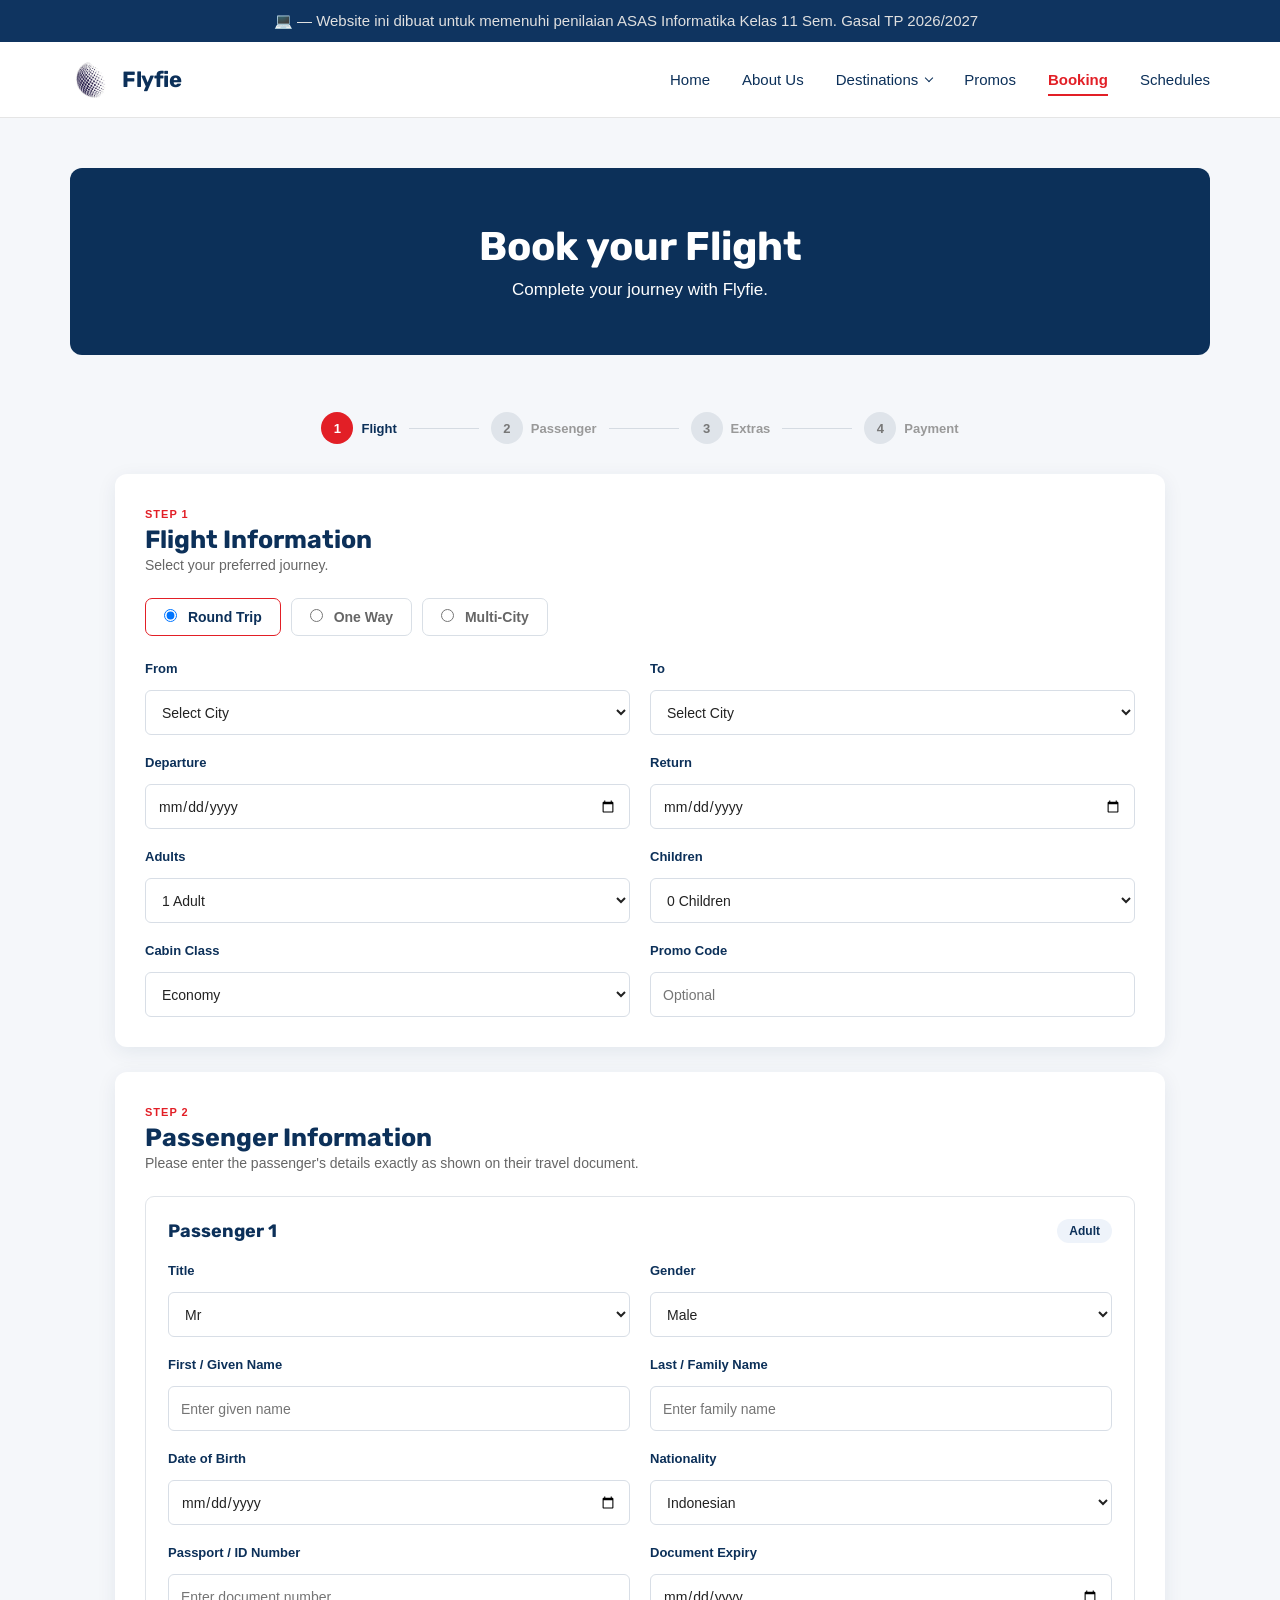
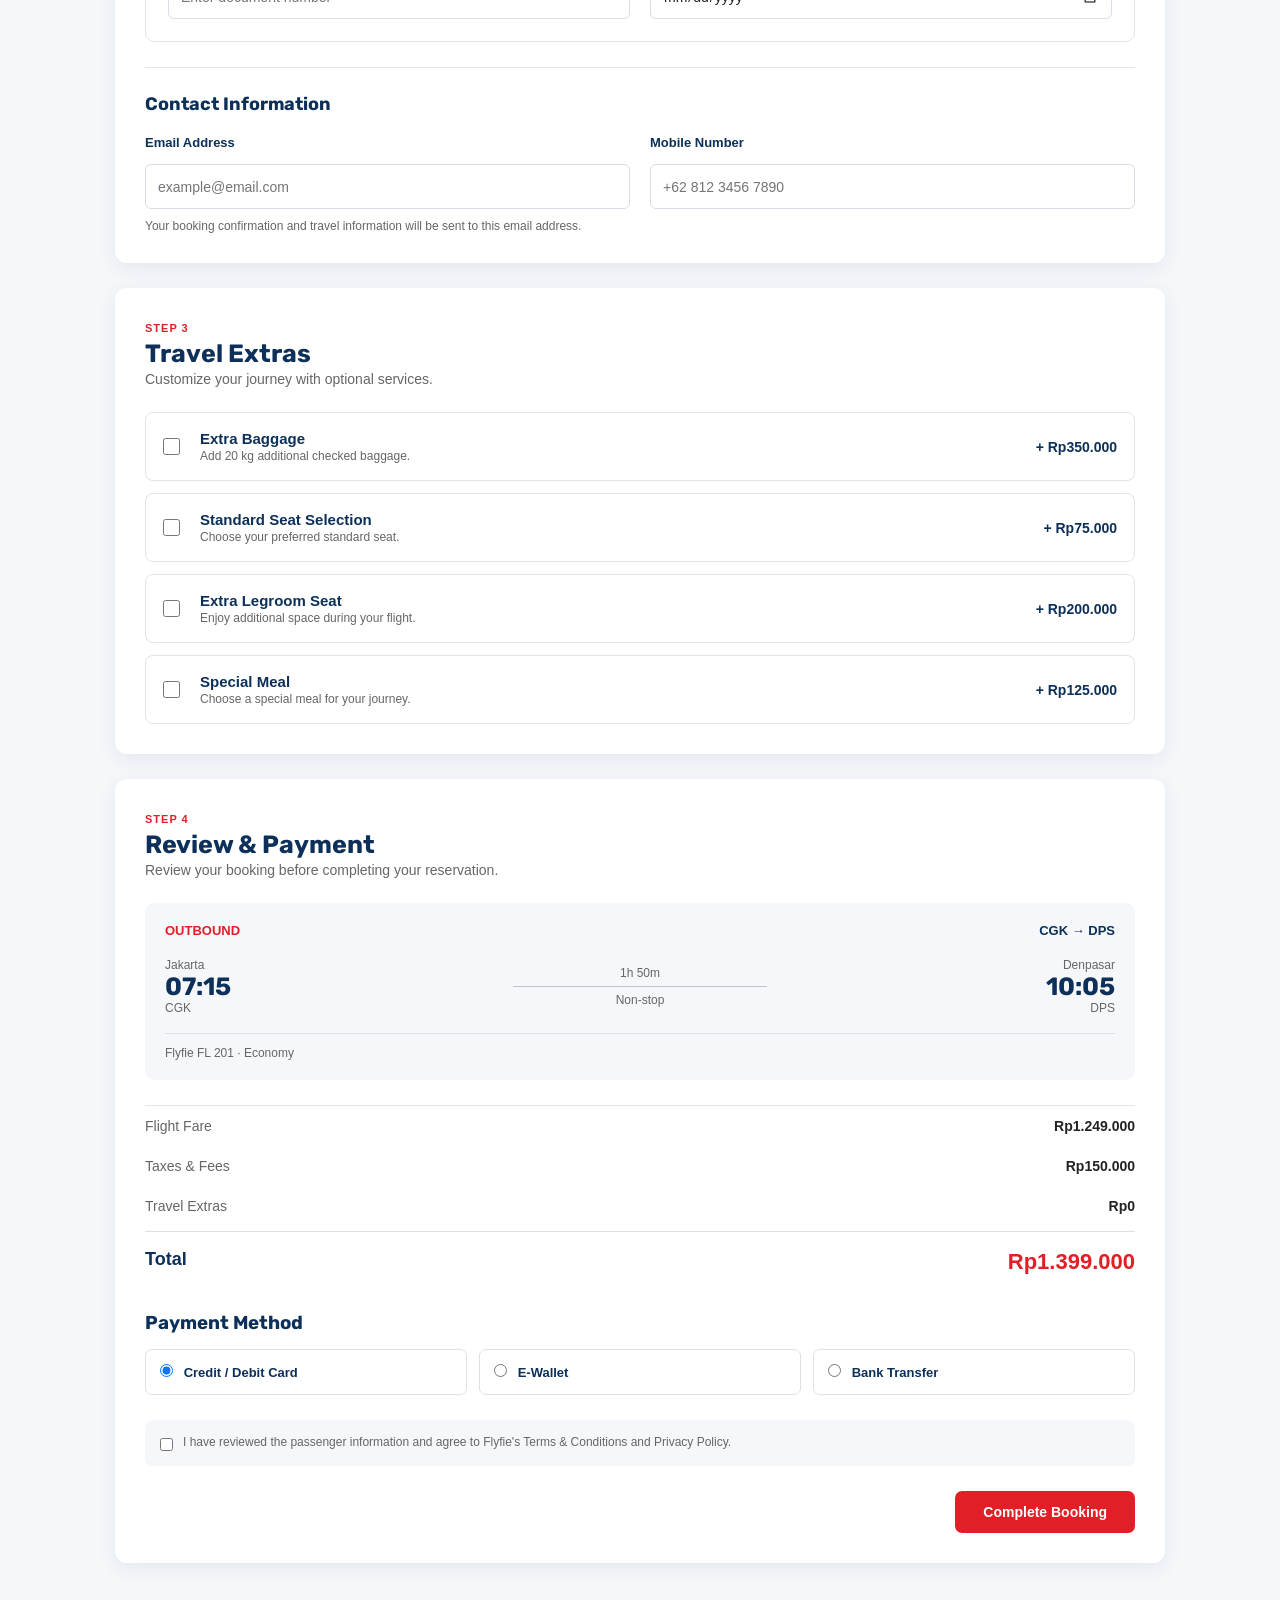
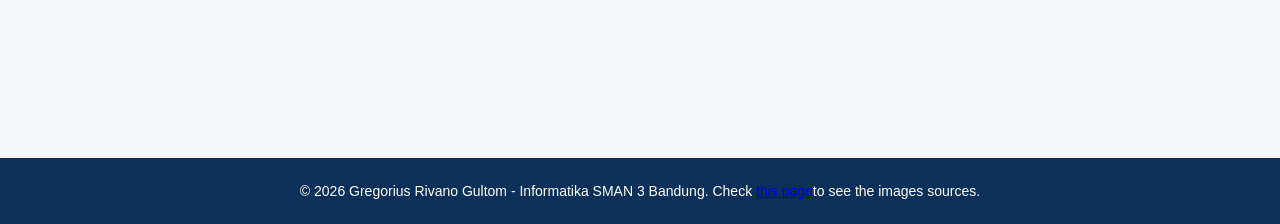
<file: bookingform.html>
<!DOCTYPE html>
<html lang="en">
<head>
    <meta charset="UTF-8">
    <meta name="viewport" content="width=device-width, initial-scale=1.0">
    <title>Flyfie ∙ Your journey partner</title>
    <link rel="stylesheet" href="style.css">
    <link rel="icon" type="image/png" href="images/favicon.png">
</head>
<body>
    <div id="announce-bar" style="
        background-color: #0f3460;
        color: #e0e0e0;
        text-align: center;
        padding: 12px 48px 12px 20px;
        font-family: -apple-system, BlinkMacSystemFont, 'Segoe UI', Roboto, sans-serif;
        font-size: 15px;
        position: relative;
        width: 100%;
        z-index: 1;
        box-sizing: border-box;">
        💻 &mdash; Website ini dibuat untuk memenuhi penilaian ASAS Informatika Kelas 11 Sem. Gasal TP 2026/2027
    </div>

    <header>
    <nav class="navbar">
        <a href="index.html" class="logo">
            <img src="images/logo.jpeg" alt="Flyfie Logo">
            <h1>Flyfie</h1>
        </a>
        <ul class="nav-links">
            <li>
                <a href="index.html">Home</a>
            </li>

            <li>
                <a href="profile.html">About Us</a>
            </li>
            
            <li class="dropdown">

        <a href="destinations.html">
            Destinations <span class="arrow"></span>
        </a>

        <ul class="dropdown-menu">
            <li>
                <a href="domestic.html">Domestic</a>
            </li>

            <li>
                <a href="international.html">International</a>
            </li>
        </ul>

            <li>
                <a href="promos.html">Promos</a>
            </li>

            <li>
                <a href="bookingform.html" class="active">Booking</a>
            </li>

            <li>
                <a href="schedule.html">Schedules</a>
            </li>
        </ul>
    </nav>
    </header>

    <main class="booking-page">
        <section class="about-header">
            <h2>Book your Flight</h2>
            <p>Complete your journey with Flyfie.</p>
        </section>

        <section class="booking-section">
            <div class="booking-container">
                <div class="booking-steps">
                    <div class="booking-step active">
                        <span>1</span>
                        <p>Flight</p>
                    </div>
                    <div class="step-line"></div>
                    <div class="booking-step">
                        <span>2</span>
                        <p>Passenger</p>
                    </div>
                    <div class="step-line"></div>
                    <div class="booking-step">
                        <span>3</span>
                        <p>Extras</p>
                    </div>

                    <div class="step-line"></div>
                    <div class="booking-step">
                        <span>4</span>
                        <p>Payment</p>
                    </div>
                </div>

                <div class="booking-card">
                    <div class="booking-card-header">
                        <div>
                            <span class="booking-label">STEP 1</span>
                            <h2>Flight Information</h2>
                            <p>Select your preferred journey.</p>
                        </div>
                    </div>
                    <div class="trip-type">
                        <label class="trip-option active">
                            <input type="radio" name="trip" checked>
                            <span>Round Trip</span>
                        </label>
                        <label class="trip-option">
                            <input type="radio" name="trip">
                            <span>One Way</span>
                        </label>
                        <label class="trip-option">
                            <input type="radio" name="trip">
                            <span>Multi-City</span>
                        </label>
                    </div>

                    <div class="booking-grid">
                        <div class="form-group">
                            <label for="from">From</label>
                            <select id="from">
                                <option value="">Select City</option>
                                <optgroup label="Domestic">
                                    <option>BDO — Bandung</option>
                                    <option>CGK — Jakarta</option>
                                    <option>SUB — Surabaya</option>
                                    <option>DPS — Denpasar</option>
                                    <option>UPG — Makassar</option>
                                    <option>KNO — Medan</option>
                                    <option>BPN — Balikpapan</option>
                                    <option>LOP — Lombok</option>
                                    <option>PDG — Padang</option>
                                    </optgroup>
                                    <optgroup label="International">
                                    <option>SIN — Singapore</option>
                                    <option>KUL — Kuala Lumpur</option>
                                    <option>BKK — Bangkok</option>
                                    <option>HND — Tokyo</option>
                                    <option>ICN — Seoul</option>
                                    <option>SYD — Sydney</option>
                                    <option>LHR — London</option>
                                    <option>JFK — New York</option>
                                    <option>DXB — Dubai</option>
                                </optgroup>
                            </select>
                        </div>

                        <div class="form-group">
                            <label for="to">To</label>
                                <select id="to">
                                    <option value="">Select City</option>
                                    <optgroup label="Domestic">
                                        <option>BDO — Bandung</option>
                                        <option>CGK — Jakarta</option>
                                        <option>SUB — Surabaya</option>
                                        <option>DPS — Denpasar</option>
                                        <option>UPG — Makassar</option>
                                        <option>KNO — Medan</option>
                                        <option>BPN — Balikpapan</option>
                                        <option>LOP — Lombok</option>
                                        <option>PDG — Padang</option>
                                    </optgroup>
                                    <optgroup label="International">
                                        <option>SIN — Singapore</option>
                                        <option>KUL — Kuala Lumpur</option>
                                        <option>BKK — Bangkok</option>
                                        <option>HND — Tokyo</option>
                                        <option>ICN — Seoul</option>
                                        <option>SYD — Sydney</option>
                                        <option>LHR — London</option>
                                        <option>JFK — New York</option>
                                        <option>DXB — Dubai</option>
                                    </optgroup>
                                </select>
                        </div>

                        <div class="form-group">
                            <label for="departure">Departure</label>
                            <input type="date" id="departure">
                        </div>

                        <div class="form-group">
                            <label for="return">Return</label>
                            <input type="date" id="return">
                        </div>

                        <div class="form-group">
                            <label for="adults">Adults</label>
                            <select id="adults">
                                <option>1 Adult</option>
                                <option>2 Adults</option>
                                <option>3 Adults</option>
                                <option>4 Adults</option>
                            </select>
                        </div>

                        <div class="form-group">
                            <label for="children">Children</label>
                            <select id="children">
                                <option>0 Children</option>
                                <option>1 Child</option>
                                <option>2 Children</option>
                                <option>3 Children</option>
                            </select>
                        </div>

                        <div class="form-group">
                            <label for="cabin">Cabin Class</label>
                            <select id="cabin">
                                <option>Economy</option>
                                <option>Premium Economy</option>
                                <option>Business</option>
                                <option>First Class</option>
                            </select>
                        </div>

                        <div class="form-group">
                            <label for="promo">Promo Code</label>
                            <input type="text" id="promo" placeholder="Optional">
                        </div>
                    </div>
                </div>

                <div class="booking-card">
                    <div class="booking-card-header">
                        <div>
                            <span class="booking-label">STEP 2</span>
                            <h2>Passenger Information</h2>
                            <p>Please enter the passenger's details exactly as shown on their travel document.</p>
                        </div>
                    </div>

                    <div class="passenger-box">
                        <div class="passenger-heading">
                            <h3>Passenger 1</h3>
                            <span>Adult</span>
                        </div>

                        <div class="booking-grid">
                            <div class="form-group">
                                <label for="title1">Title</label>
                                <select id="title1">
                                    <option>Mr</option>
                                    <option>Ms</option>
                                    <option>Mrs</option>
                                </select>
                            </div>

                            <div class="form-group">
                                <label for="gender1">Gender</label>
                                <select id="gender1">
                                    <option>Male</option>
                                    <option>Female</option>
                                </select>
                            </div>

                            <div class="form-group">
                                <label for="first-name1">First / Given Name</label>
                                <input
                                    type="text"
                                    id="first-name1"
                                    placeholder="Enter given name">
                            </div>

                            <div class="form-group">
                                <label for="last-name1">Last / Family Name</label>
                                <input
                                    type="text"
                                    id="last-name1"
                                    placeholder="Enter family name">
                            </div>

                            <div class="form-group">
                                <label for="dob1">Date of Birth</label>
                                <input type="date" id="dob1">
                            </div>

                            <div class="form-group">
                                <label for="nationality1">Nationality</label>
                                <select id="nationality1">
                                    <option>Indonesian</option>
                                    <option>Singaporean</option>
                                    <option>Malaysian</option>
                                    <option>Japanese</option>
                                    <option>Other</option>
                                </select>
                            </div>

                            <div class="form-group">
                                <label for="passport1">Passport / ID Number</label>
                                <input
                                    type="text"
                                    id="passport1"
                                    placeholder="Enter document number">
                            </div>

                            <div class="form-group">
                                <label for="passport-expiry1">Document Expiry</label>
                                <input type="date" id="passport-expiry1">
                            </div>
                        </div>
                    </div>

                    <div class="contact-section">
                        <div class="passenger-heading">
                            <h3>Contact Information</h3>
                        </div>
                        <div class="booking-grid">
                            <div class="form-group">
                                <label for="email">Email Address</label>
                                <input
                                    type="email"
                                    id="email"
                                    placeholder="example@email.com">
                            </div>

                            <div class="form-group">
                                <label for="phone">Mobile Number</label>
                                <input
                                    type="tel"
                                    id="phone"
                                    placeholder="+62 812 3456 7890">
                            </div>
                        </div>
                        <p class="form-note">
                            Your booking confirmation and travel information will be sent to this email address.
                        </p>
                    </div>
                </div>

                <div class="booking-card">
                    <div class="booking-card-header">
                        <div>
                            <span class="booking-label">STEP 3</span>
                            <h2>Travel Extras</h2>
                            <p>Customize your journey with optional services.</p>
                        </div>
                    </div>

                    <div class="extras-list">
                        <label class="extra-item">
                            <input type="checkbox">
                            <div class="extra-info">
                                <h3>Extra Baggage</h3>
                                <p>Add 20 kg additional checked baggage.</p>
                            </div>
                            <strong>+ Rp350.000</strong>
                        </label>

                        <label class="extra-item">
                            <input type="checkbox">
                            <div class="extra-info">
                                <h3>Standard Seat Selection</h3>
                                <p>Choose your preferred standard seat.</p>
                            </div>
                            <strong>+ Rp75.000</strong>
                        </label>

                        <label class="extra-item">
                            <input type="checkbox">
                            <div class="extra-info">
                                <h3>Extra Legroom Seat</h3>
                                <p>Enjoy additional space during your flight.</p>
                            </div>
                            <strong>+ Rp200.000</strong>
                        </label>

                        <label class="extra-item">
                            <input type="checkbox">
                            <div class="extra-info">
                                <h3>Special Meal</h3>
                                <p>Choose a special meal for your journey.</p>
                            </div>
                            <strong>+ Rp125.000</strong>
                        </label>
                    </div>
                </div>

                <div class="booking-card">
                    <div class="booking-card-header">
                        <div>
                            <span class="booking-label">STEP 4</span>
                            <h2>Review & Payment</h2>
                            <p>Review your booking before completing your reservation.</p>
                        </div>
                    </div>

                    <div class="summary-box">
                        <div class="summary-header">
                            <span>OUTBOUND</span>
                            <strong>CGK → DPS</strong>
                        </div>
                        <div class="flight-summary">
                            <div>
                                <small>Jakarta</small>
                                <strong>07:15</strong>
                                <span>CGK</span>
                            </div>
                            <div class="flight-duration">
                                <span>1h 50m</span>
                                <div></div>
                                <small>Non-stop</small>
                            </div>
                            <div>
                                <small>Denpasar</small>
                                <strong>10:05</strong>
                                <span>DPS</span>
                            </div>
                        </div>
                        <div class="flight-number">
                            Flyfie FL 201 · Economy
                        </div>
                    </div>

                    <div class="price-summary">
                        <div>
                            <span>Flight Fare</span>
                            <strong>Rp1.249.000</strong>
                        </div>
                        <div>
                            <span>Taxes & Fees</span>
                            <strong>Rp150.000</strong>
                        </div>
                        <div>
                            <span>Travel Extras</span>
                            <strong>Rp0</strong>
                        </div>
                        <div class="total-price">
                            <span>Total</span>
                            <strong>Rp1.399.000</strong>
                        </div>
                    </div>

                    <div class="payment-section">
                        <h3>Payment Method</h3>
                        <div class="payment-options">
                            <label class="payment-option">
                                <input type="radio" name="payment" checked>
                                <span>Credit / Debit Card</span>
                            </label>
                            <label class="payment-option">
                                <input type="radio" name="payment">
                                <span>E-Wallet</span>
                            </label>
                            <label class="payment-option">
                                <input type="radio" name="payment">
                                <span>Bank Transfer</span>
                            </label>
                        </div>
                    </div>

                    <div class="terms">
                        <label>
                            <input type="checkbox">
                            <span>
                                I have reviewed the passenger information and agree to
                                Flyfie's Terms & Conditions and Privacy Policy.
                            </span>
                        </label>
                    </div>

                    <div class="booking-submit">
                        <button type="button" class="btn btn-book">
                            Complete Booking
                        </button>
                    </div>
                </div>
            </div>
        </section>
    </main>

    <footer>
        <p>&copy; 2026 Gregorius Rivano Gultom - Informatika SMAN 3 Bandung. Check <a href="sources.html" target="_blank">this page</a>to see the images sources.</p>
    </footer>
    
</body>

</html>
</file>
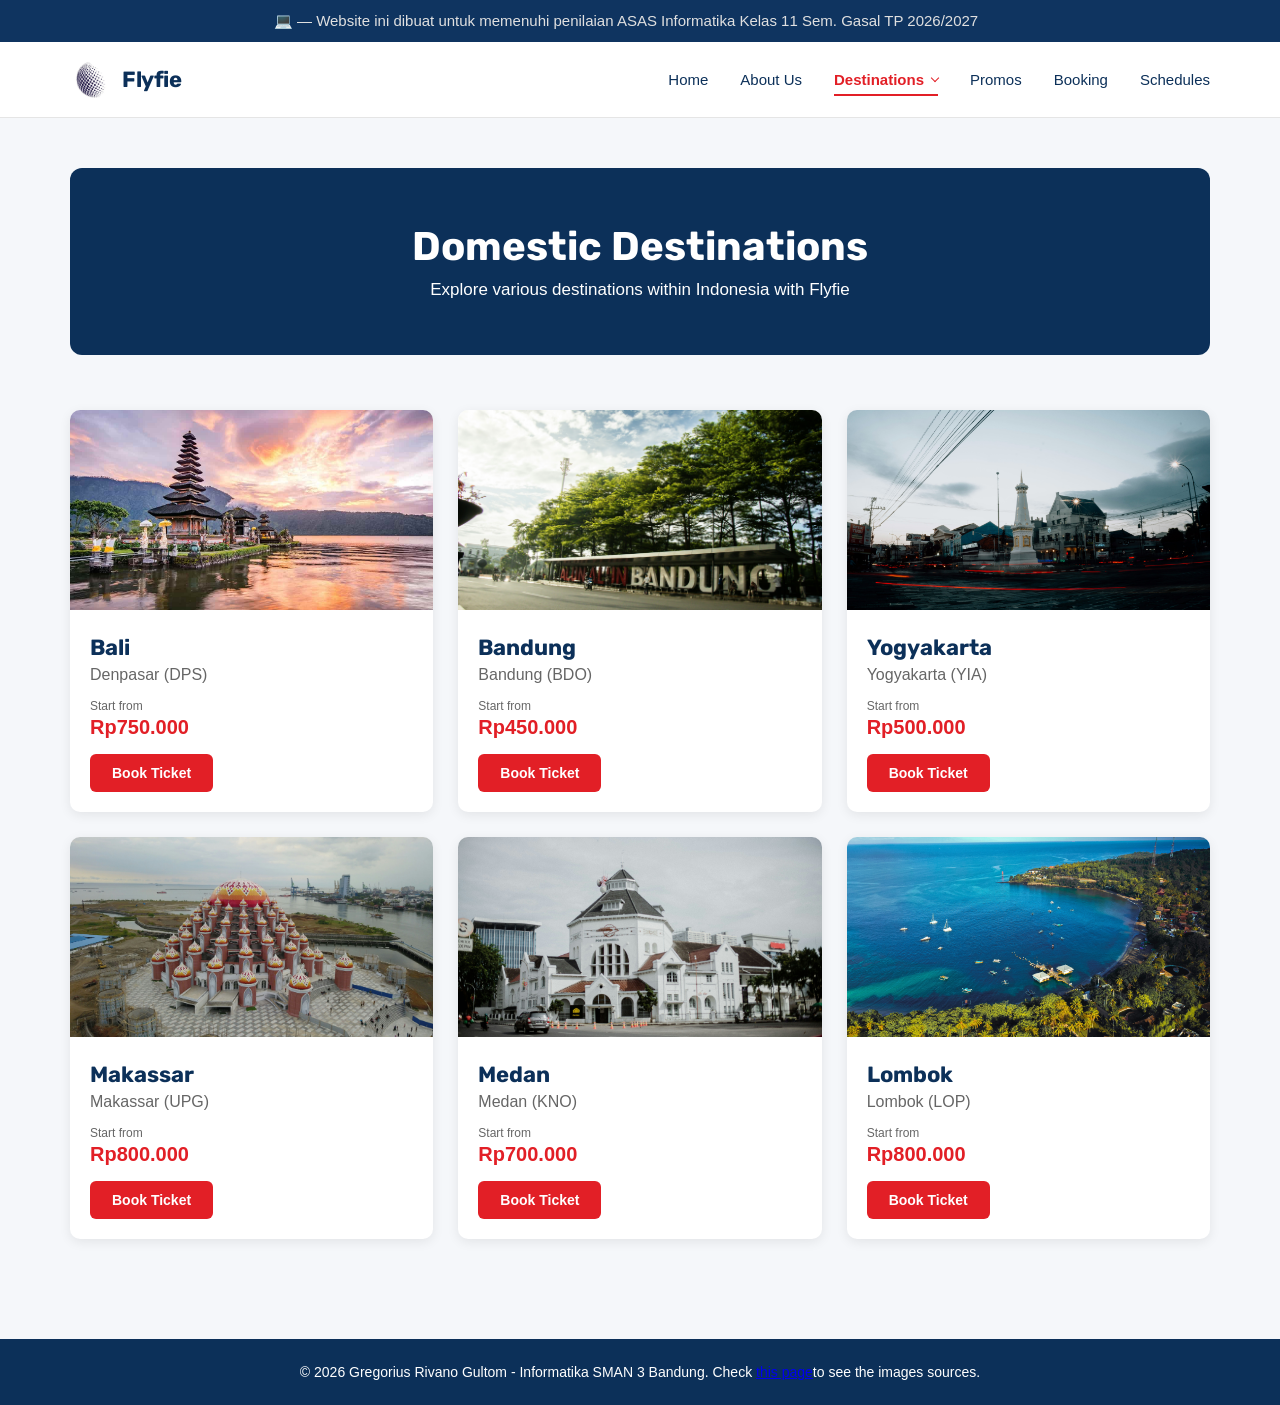
<file: domestic.html>
<!DOCTYPE html>
<html lang="en">
<head>
    <meta charset="UTF-8">
    <meta name="viewport" content="width=device-width, initial-scale=1.0">
    <title>Flyfie ∙ Your journey partner</title>
    <link rel="stylesheet" href="style.css">
    <link rel="icon" type="image/png" href="images/favicon.png">
</head>

<body>
    <div id="announce-bar" style="
        background-color: #0f3460;
        color: #e0e0e0;
        text-align: center;
        padding: 12px 48px 12px 20px;
        font-family: -apple-system, BlinkMacSystemFont, 'Segoe UI', Roboto, sans-serif;
        font-size: 15px;
        position: relative;
        width: 100%;
        z-index: 1;
        box-sizing: border-box;">
        💻 &mdash; Website ini dibuat untuk memenuhi penilaian ASAS Informatika Kelas 11 Sem. Gasal TP 2026/2027
    </div>

    <header>
    <nav class="navbar">
        <a href="index.html" class="logo">
            <img src="images/logo.jpeg" alt="Flyfie Logo">
            <h1>Flyfie</h1>
        </a>
        <ul class="nav-links">
            <li>
                <a href="index.html">Home</a>
            </li>

            <li>
                <a href="profile.html">About Us</a>
            </li>
            
            <li class="dropdown">

        <a href="destinations.html" class="active">
            Destinations <span class="arrow"></span>
        </a>

        <ul class="dropdown-menu">
            <li>
                <a href="domestic.html">Domestic</a>
            </li>

            <li>
                <a href="international.html">International</a>
            </li>
        </ul>

            <li>
                <a href="promos.html">Promos</a>
            </li>

            <li>
                <a href="bookingform.html">Booking</a>
            </li>

            <li>
                <a href="schedule.html">Schedules</a>
            </li>
        </ul>
    </nav>
    </header>

    <main>
        <section class="about-header">
            <h2>Domestic Destinations</h2>
            <p>Explore various destinations within Indonesia with Flyfie</p>
        </section>

            <div class="destination-grid">
                <div class="destination-card">
                    <img src="images/denpasar.jpg" alt="Bali">
                    <div class="card-content">
                        <h3>Bali</h3>
                        <p>Denpasar (DPS)</p>

                        <span>Start from</span>
                        <strong>Rp750.000</strong>

                        <a href="bookingform.html" class="btn">
                            Book Ticket
                        </a>
                    </div>
                </div>

                <div class="destination-card">
                    <img src="images/bandung.jpg" alt="Bandung">
                    <div class="card-content">
                        <h3>Bandung</h3>
                        <p>Bandung (BDO)</p>

                        <span>Start from</span>
                        <strong>Rp450.000</strong>

                        <a href="bookingform.html" class="btn">
                            Book Ticket
                        </a>
                    </div>
                </div>

                <div class="destination-card">
                    <img src="images/yogyakarta.jpg" alt="Yogyakarta">
                    <div class="card-content">
                        <h3>Yogyakarta</h3>
                        <p>Yogyakarta (YIA)</p>

                        <span>Start from</span>
                        <strong>Rp500.000</strong>

                        <a href="bookingform.html" class="btn">
                            Book Ticket
                        </a>
                    </div>
                </div>

                <div class="destination-card">
                    <img src="images/makassar.jpg" alt="Makassar">
                    <div class="card-content">
                        <h3>Makassar</h3>
                        <p>Makassar (UPG)</p>

                        <span>Start from</span>
                        <strong>Rp800.000</strong>

                        <a href="bookingform.html" class="btn">
                            Book Ticket
                        </a>
                    </div>
                </div>

                <div class="destination-card">
                    <img src="images/medan.jpg" alt="Medan">
                    <div class="card-content">
                        <h3>Medan</h3>
                        <p>Medan (KNO)</p>

                        <span>Start from</span>
                        <strong>Rp700.000</strong>

                        <a href="bookingform.html" class="btn">
                            Book Ticket
                        </a>
                    </div>
                </div>

                <div class="destination-card">
                    <img src="images/lombok.jpg" alt="lombok">
                    <div class="card-content">
                        <h3>Lombok</h3>
                        <p>Lombok (LOP)</p>

                        <span>Start from</span>
                        <strong>Rp800.000</strong>

                        <a href="bookingform.html" class="btn">
                            Book Ticket
                        </a>
                    </div>
                </div>
            </div>        
        </section>
    </main>

    <footer>
        <p>&copy; 2026 Gregorius Rivano Gultom - Informatika SMAN 3 Bandung. Check <a href="sources.html" target="_blank">this page</a>to see the images sources.</p>
    </footer>

</body>
</html>
</file>
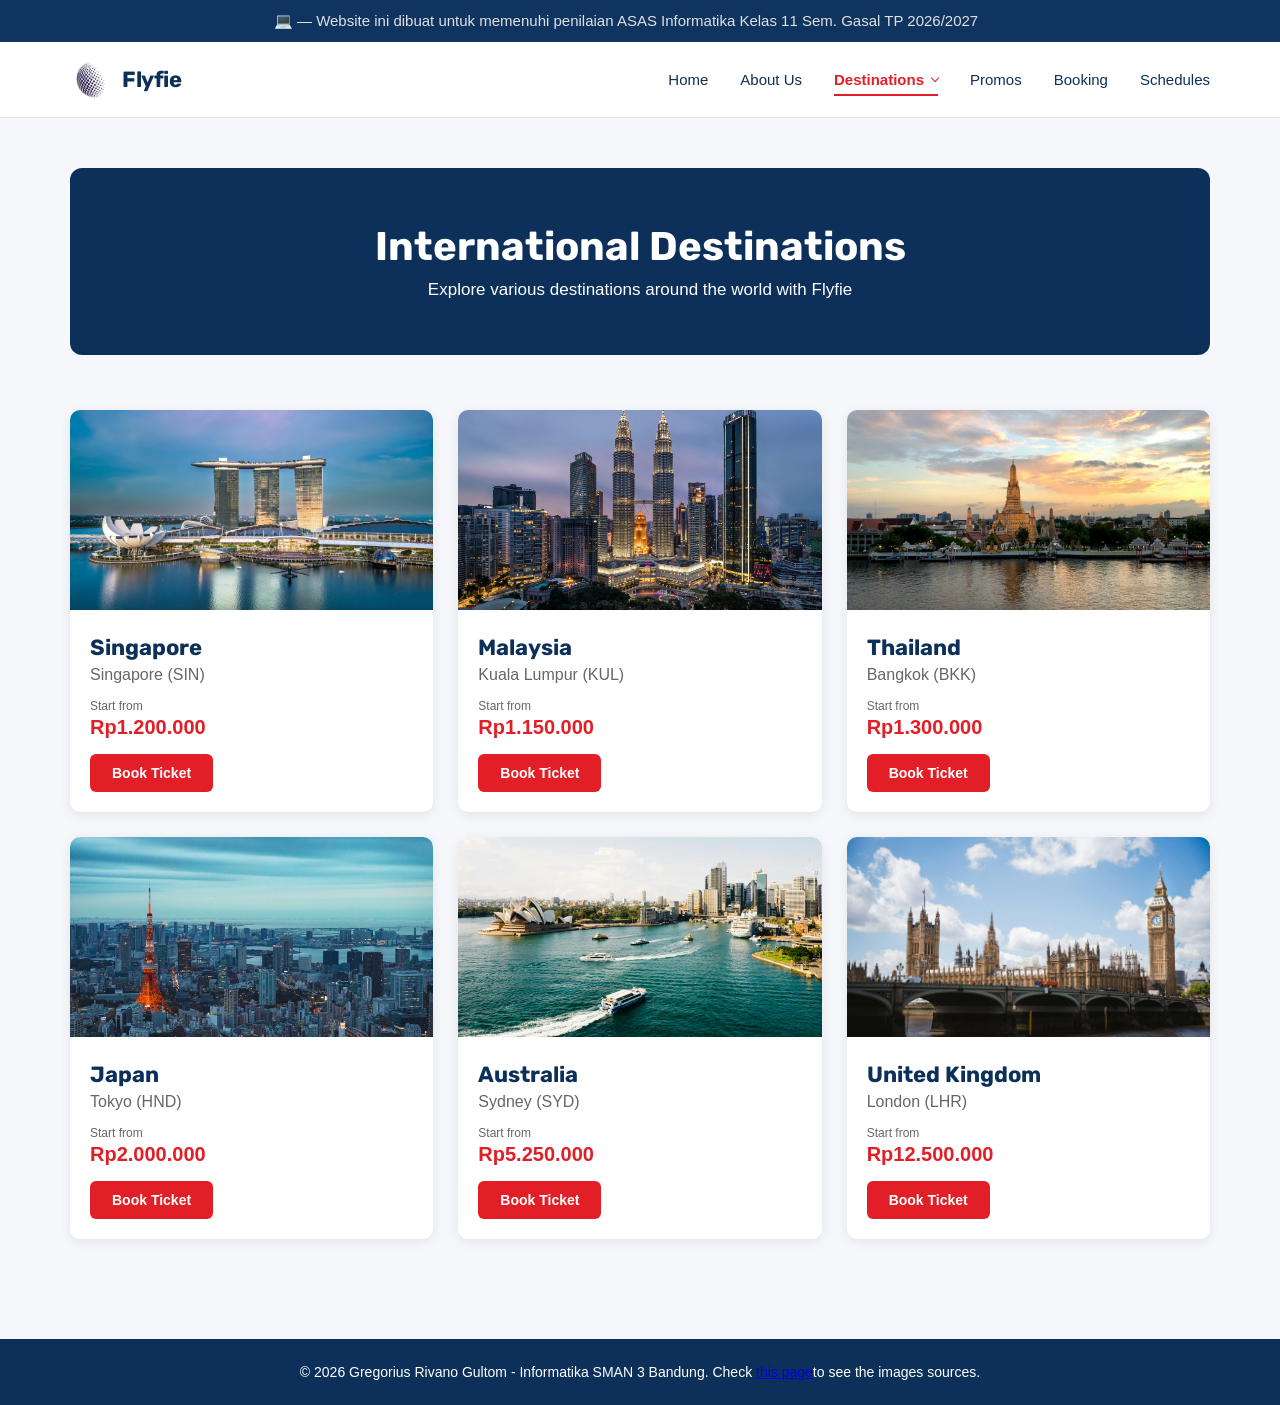
<file: international.html>
<!DOCTYPE html>
<html lang="en">
<head>
    <meta charset="UTF-8">
    <meta name="viewport" content="width=device-width, initial-scale=1.0">
    <title>Flyfie ∙ Your journey partner</title>
    <link rel="stylesheet" href="style.css">
    <link rel="icon" type="image/png" href="images/favicon.png">
</head>
<body>
    <div id="announce-bar" style="
        background-color: #0f3460;
        color: #e0e0e0;
        text-align: center;
        padding: 12px 48px 12px 20px;
        font-family: -apple-system, BlinkMacSystemFont, 'Segoe UI', Roboto, sans-serif;
        font-size: 15px;
        position: relative;
        width: 100%;
        z-index: 1;
        box-sizing: border-box;">
        💻 &mdash; Website ini dibuat untuk memenuhi penilaian ASAS Informatika Kelas 11 Sem. Gasal TP 2026/2027
    </div>

    <header>
    <nav class="navbar">
        <a href="index.html" class="logo">
            <img src="images/logo.jpeg" alt="Flyfie Logo">
            <h1>Flyfie</h1>
        </a>
        <ul class="nav-links">
            <li>
                <a href="index.html">Home</a>
            </li>

            <li>
                <a href="profile.html">About Us</a>
            </li>
            
            <li class="dropdown">

        <a href="destinations.html" class="active">
            Destinations <span class="arrow"></span>
        </a>

        <ul class="dropdown-menu">
            <li>
                <a href="domestic.html">Domestic</a>
            </li>

            <li>
                <a href="international.html">International</a>
            </li>
        </ul>

            <li>
                <a href="promos.html">Promos</a>
            </li>

            <li>
                <a href="bookingform.html">Booking</a>
            </li>

            <li>
                <a href="schedule.html">Schedules</a>
            </li>
        </ul>
    </nav>
    </header>

    <main>
        <section class="about-header">
            <h2>International Destinations</h2>
            <p>Explore various destinations around the world with Flyfie</p>
        </section>

            <div class="destination-grid">
                <div class="destination-card">
                    <img src="images/singapore.jpg" alt="Singapore">
                    <div class="card-content">
                        <h3>Singapore</h3>
                        <p>Singapore (SIN)</p>

                        <span>Start from</span>
                        <strong>Rp1.200.000</strong>

                        <a href="bookingform.html" class="btn">
                            Book Ticket
                        </a>
                    </div>
                </div>

                <div class="destination-card">
                    <img src="images/kualalumpur.jpg" alt="Kuala Lumpur">
                    <div class="card-content">
                        <h3>Malaysia</h3>
                        <p>Kuala Lumpur (KUL)</p>

                        <span>Start from</span>
                        <strong>Rp1.150.000</strong>

                        <a href="bookingform.html" class="btn">
                            Book Ticket
                        </a>
                    </div>
                </div>

                <div class="destination-card">
                    <img src="images/bangkok.jpg" alt="Bangkok">
                    <div class="card-content">
                        <h3>Thailand</h3>
                        <p>Bangkok (BKK)</p>

                        <span>Start from</span>
                        <strong>Rp1.300.000</strong>

                        <a href="bookingform.html" class="btn">
                            Book Ticket
                        </a>
                    </div>
                </div>

                <div class="destination-card">
                    <img src="images/tokyo.jpg" alt="Tokyo">
                    <div class="card-content">
                        <h3>Japan</h3>
                        <p>Tokyo (HND)</p>

                        <span>Start from</span>
                        <strong>Rp2.000.000</strong>

                        <a href="bookingform.html" class="btn">
                            Book Ticket
                        </a>
                    </div>
                </div>

                <div class="destination-card">
                    <img src="images/sydney.jpg" alt="Sydney">
                    <div class="card-content">
                        <h3>Australia</h3>
                        <p>Sydney (SYD)</p>

                        <span>Start from</span>
                        <strong>Rp5.250.000</strong>

                        <a href="bookingform.html" class="btn">
                            Book Ticket
                        </a>
                    </div>
                </div>

                <div class="destination-card">
                    <img src="images/london.jpg" alt="London">
                    <div class="card-content">
                        <h3>United Kingdom</h3>
                        <p>London (LHR)</p>

                        <span>Start from</span>
                        <strong>Rp12.500.000</strong>

                        <a href="bookingform.html" class="btn">
                            Book Ticket
                        </a>
                    </div>
                </div>
            </div>        
        </section>
    </main>

    <footer>
        <p>&copy; 2026 Gregorius Rivano Gultom - Informatika SMAN 3 Bandung. Check <a href="sources.html" target="_blank">this page</a>to see the images sources.</p>
    </footer>
    
</body>
</html>
</file>
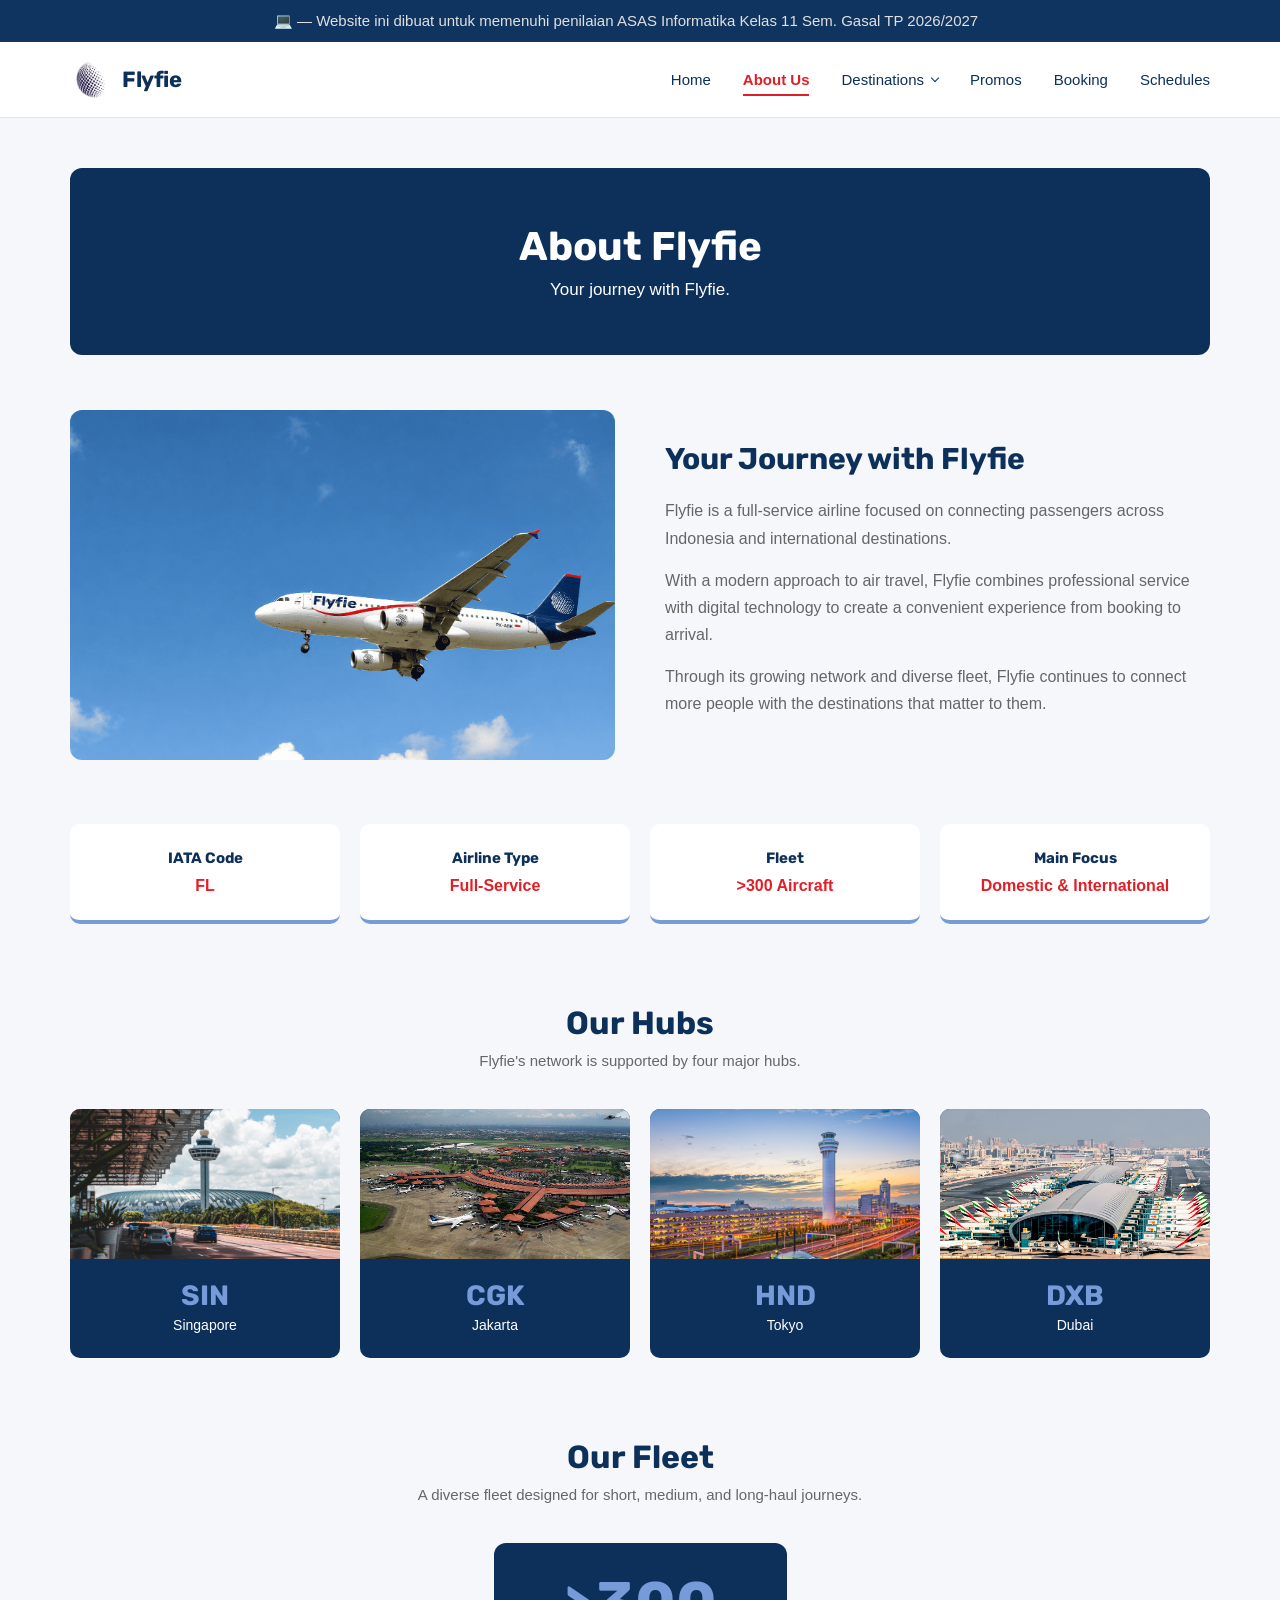
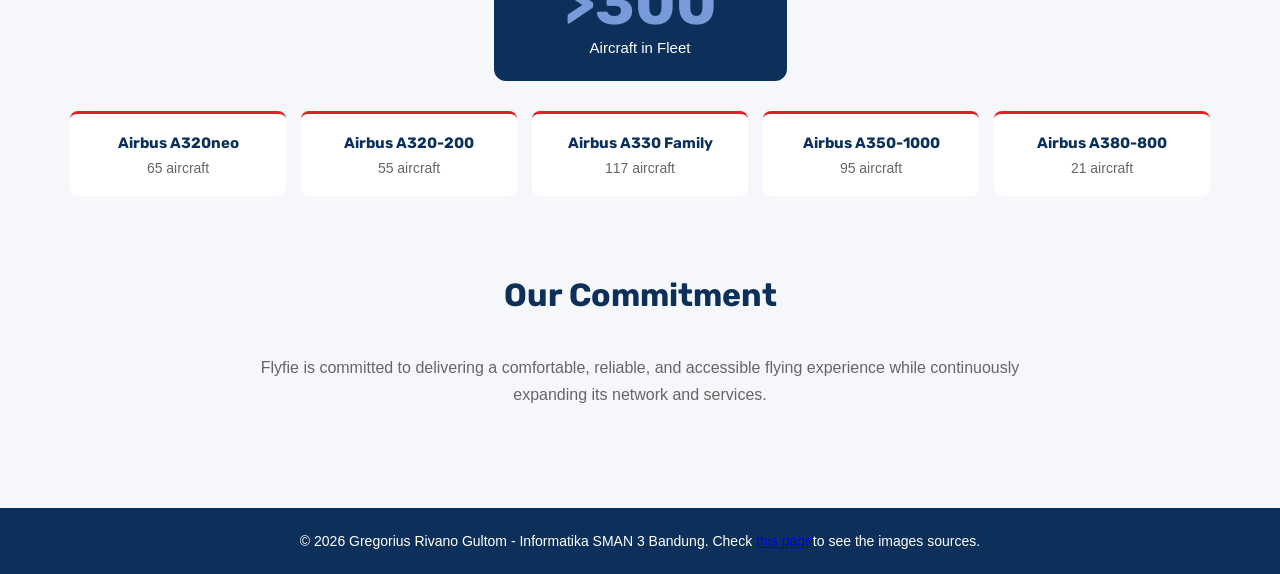
<file: profile.html>
<!DOCTYPE html>
<html lang="en">
<head>
    <meta charset="UTF-8">
    <meta name="viewport" content="width=device-width, initial-scale=1.0">
    <title>Flyfie ∙ Your journey partner</title>
    <link rel="stylesheet" href="style.css">
    <link rel="icon" type="image/png" href="images/favicon.png">
</head>

<body>
    <div id="announce-bar" style="
        background-color: #0f3460;
        color: #e0e0e0;
        text-align: center;
        padding: 12px 48px 12px 20px;
        font-family: -apple-system, BlinkMacSystemFont, 'Segoe UI', Roboto, sans-serif;
        font-size: 15px;
        position: relative;
        width: 100%;
        z-index: 1;
        box-sizing: border-box;">
        💻 &mdash; Website ini dibuat untuk memenuhi penilaian ASAS Informatika Kelas 11 Sem. Gasal TP 2026/2027
    </div>

    <header>
    <nav class="navbar">
        <a href="index.html" class="logo">
            <img src="images/logo.jpeg" alt="Flyfie Logo">
            <h1>Flyfie</h1>
        </a>
        <ul class="nav-links">
            <li>
                <a href="index.html">Home</a>
            </li>

            <li>
                <a href="profile.html" class="active">About Us</a>
            </li>

            <li class="dropdown">

        <a href="destinations.html">
            Destinations <span class="arrow"></span>
        </a>

        <ul class="dropdown-menu">
            <li>
                <a href="domestic.html">Domestic</a>
            </li>

            <li>
                <a href="international.html">International</a>
            </li>
        </ul>

            <li>
                <a href="promos.html">Promos</a>
            </li>

            <li>
                <a href="bookingform.html">Booking</a>
            </li>

            <li>
                <a href="schedule.html">Schedules</a>
            </li>
        </ul>
    </nav>
    </header>

    <main>
        <section class="about-header">
            <h2>About Flyfie</h2>
            <p>Your journey with Flyfie.</p>
        </section>

        <section class="about-intro">

            <div class="about-image">
                <img src="images/planeintheskynew.png" alt="Flyfie Aircraft">
            </div>

            <div class="about-text">
                <h2>Your Journey with Flyfie</h2>
                <p>
                    Flyfie is a full-service airline focused on connecting passengers across Indonesia and international destinations.
                </p>
                <p>
                    With a modern approach to air travel, Flyfie combines professional service with digital technology to create a convenient experience from booking to arrival.
                </p>
                <p>
                    Through its growing network and diverse fleet, Flyfie continues to connect more people with the destinations that matter to them.
                </p>
            </div>
        </section>

        <section class="company-info">
            <div class="info-card">
                <h3>IATA Code</h3>
                <p>FL</p>
            </div>
            <div class="info-card">
                <h3>Airline Type</h3>
                <p>Full-Service</p>
            </div>
            <div class="info-card">
                <h3>Fleet</h3>
                <p>>300 Aircraft</p>
            </div>
            <div class="info-card">
                <h3>Main Focus</h3>
                <p>Domestic & International</p>
            </div>
        </section>

        <section class="hubs">

            <div class="page-title">
                <h2>Our Hubs</h2>
                <p>Flyfie's network is supported by four major hubs.</p>
            </div>
            <div class="hub-grid">
                <div class="hub-card">
                    <img src="images/changi.jpg" alt="Changi Airport">
                    <h3>SIN</h3>
                    <p>Singapore</p>
                </div>
                <div class="hub-card">
                    <img src="images/cengkareng.jpg" alt="Soekarno-Hatta Airport">
                    <h3>CGK</h3>
                    <p>Jakarta</p>
                </div>
                <div class="hub-card">
                    <img src="images/haneda.jpg" alt="Haneda Airport">
                    <h3>HND</h3>
                    <p>Tokyo</p>
                </div>
                <div class="hub-card">
                    <img src="images/dxbairport.webp" alt="Dubai International Airport">
                    <h3>DXB</h3>
                    <p>Dubai</p>
                </div>
            </div>
        </section>

        <section class="fleet">
            <div class="page-title">
                <h2>Our Fleet</h2>
                <p>
                    A diverse fleet designed for short, medium,
                    and long-haul journeys.
                </p>
            </div>
            <div class="fleet-highlight">
                <h3>>300</h3>
                <p>Aircraft in Fleet</p>
            </div>
            <div class="fleet-types">
                <div>
                    <h3>Airbus A320neo</h3>
                    <p>65 aircraft</p>
                </div>
                <div>
                    <h3>Airbus A320-200</h3>
                    <p>55 aircraft</p>
                </div>
                <div>
                    <h3>Airbus A330 Family</h3>
                    <p>117 aircraft</p>
                </div>
                <div>
                    <h3>Airbus A350-1000</h3>
                    <p>95 aircraft</p>
                </div>
                <div>
                    <h3>Airbus A380-800</h3>
                    <p>21 aircraft</p>
                </div>
            </div>
        </section>

        <section class="commitment">
            <div class="page-title">
                <h2>Our Commitment</h2>
            </div>
            <p>
                Flyfie is committed to delivering a comfortable,
                reliable, and accessible flying experience while
                continuously expanding its network and services.
            </p>
        </section>
    </main>

    <footer>
        <p>&copy; 2026 Gregorius Rivano Gultom - Informatika SMAN 3 Bandung. Check <a href="sources.html" target="_blank">this page</a>to see the images sources.</p>
    </footer>
</body>
</html>
</file>
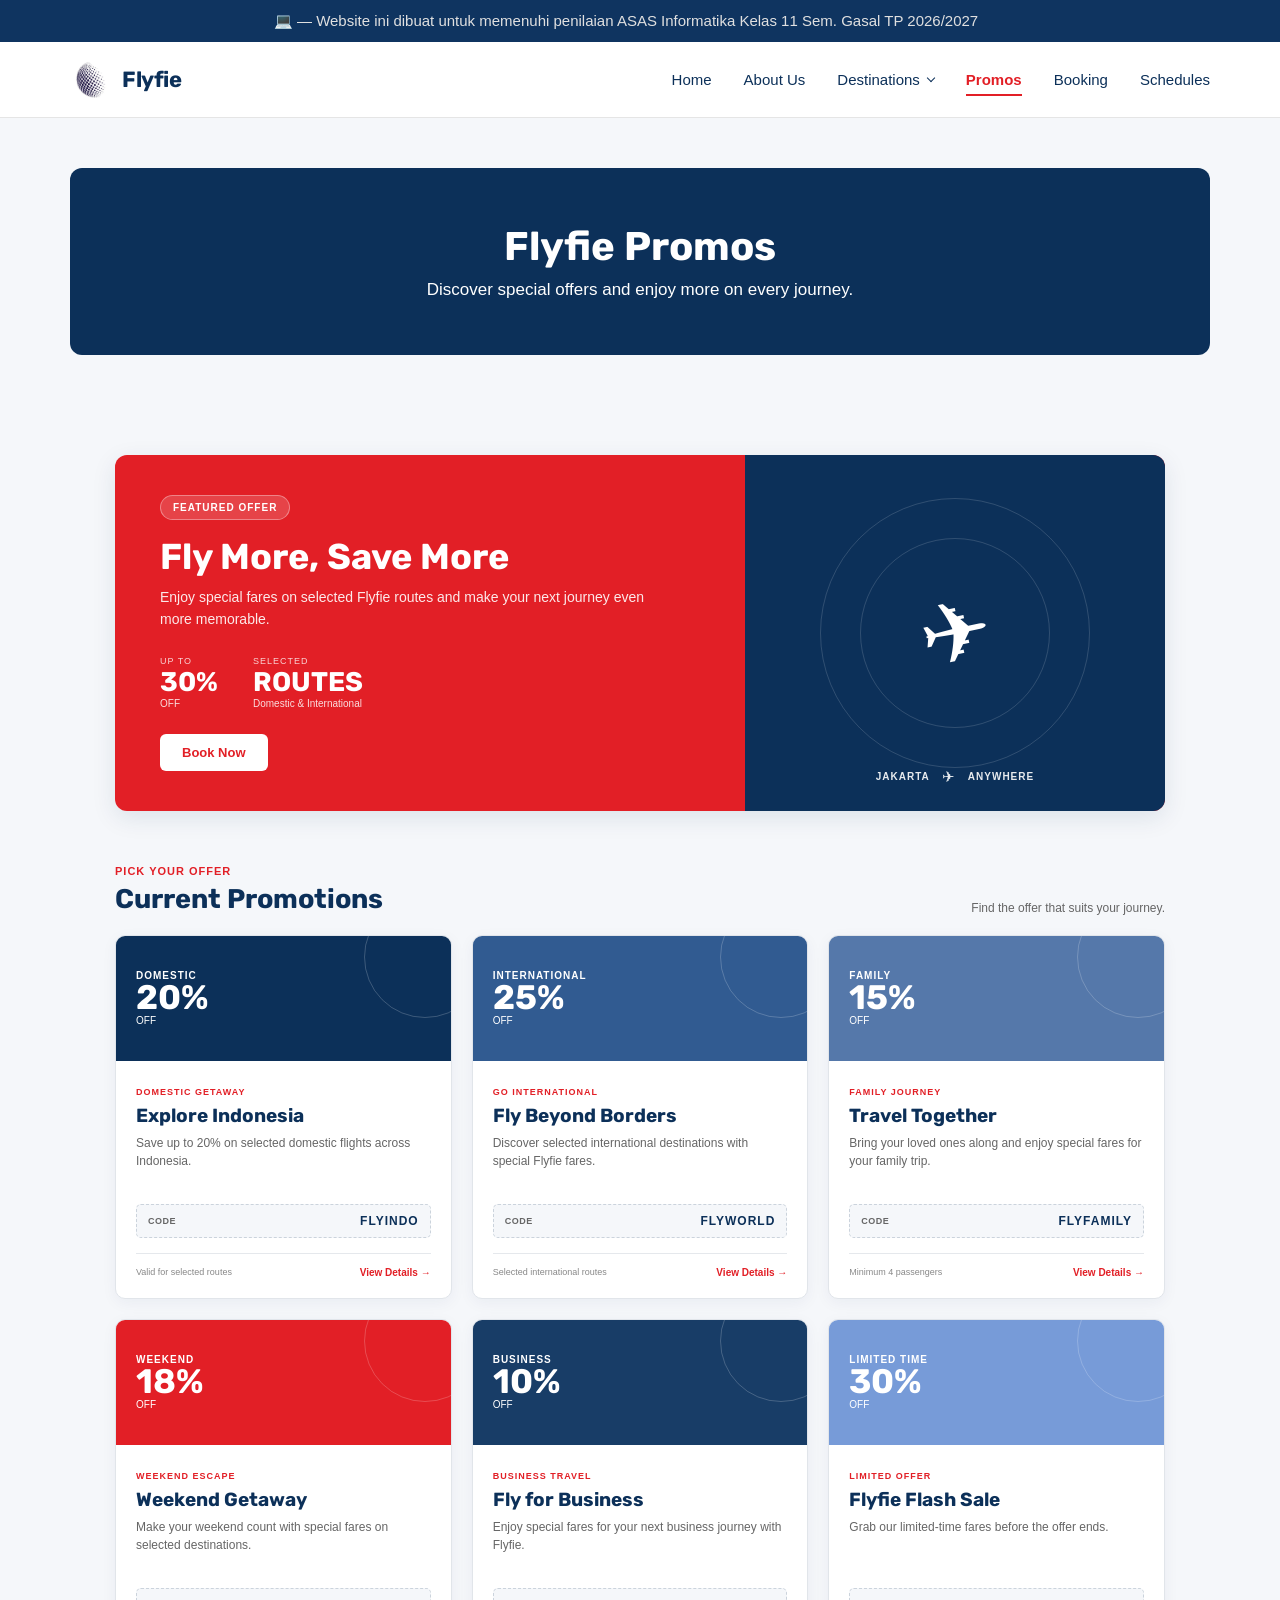
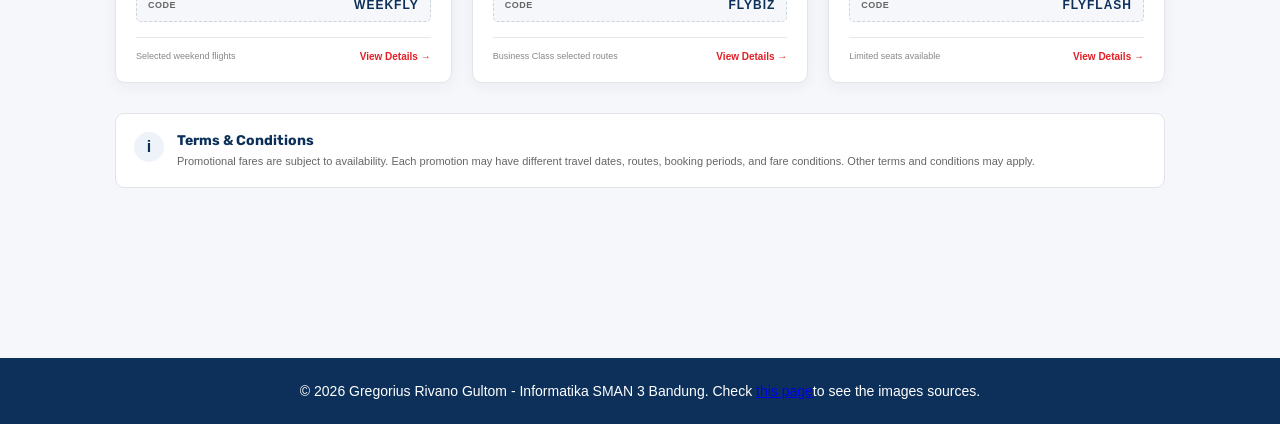
<file: promos.html>
<!DOCTYPE html>
<html lang="en">
<head>
    <meta charset="UTF-8">
    <meta name="viewport" content="width=device-width, initial-scale=1.0">
    <title>Flyfie ∙ Your journey partner</title>
    <link rel="stylesheet" href="style.css">
    <link rel="icon" type="image/png" href="images/favicon.png">
</head>
<body>
    <div id="announce-bar" style="
        background-color: #0f3460;
        color: #e0e0e0;
        text-align: center;
        padding: 12px 48px 12px 20px;
        font-family: -apple-system, BlinkMacSystemFont, 'Segoe UI', Roboto, sans-serif;
        font-size: 15px;
        position: relative;
        width: 100%;
        z-index: 1;
        box-sizing: border-box;">
        💻 &mdash; Website ini dibuat untuk memenuhi penilaian ASAS Informatika Kelas 11 Sem. Gasal TP 2026/2027
    </div>

    <header>
    <nav class="navbar">
        <a href="index.html" class="logo">
            <img src="images/logo.jpeg" alt="Flyfie Logo">
            <h1>Flyfie</h1>
        </a>
        <ul class="nav-links">
            <li>
                <a href="index.html">Home</a>
            </li>

            <li>
                <a href="profile.html">About Us</a>
            </li>

            <li class="dropdown">

        <a href="destinations.html">
            Destinations <span class="arrow"></span>
        </a>

        <ul class="dropdown-menu">
            <li>
                <a href="domestic.html">Domestic</a>
            </li>

            <li>
                <a href="international.html">International</a>
            </li>
        </ul>

            <li>
                <a href="promos.html" class="active">Promos</a>
            </li>

            <li>
                <a href="bookingform.html">Booking</a>
            </li>

            <li>
                <a href="schedule.html">Schedules</a>
            </li>
        </ul>
    </nav>
    </header>

    <main>
        <section class="about-header">
            <h2>Flyfie Promos</h2>
            <p>Discover special offers and enjoy more on every journey.</p>
        </section>

        <!-- FEATURED PROMO -->
        <section class="promos-section">
            <div class="promos-container">
                <div class="promo-featured">

                    <div class="promo-featured-content">
                        <span class="promo-badge">
                            FEATURED OFFER
                        </span>

                        <h2>Fly More, Save More</h2>
                        <p>
                            Enjoy special fares on selected Flyfie routes
                            and make your next journey even more memorable.
                        </p>

                        <div class="promo-featured-details">
                            <div>
                                <span>UP TO</span>
                                <strong>30%</strong>
                                <small>OFF</small>
                            </div>
                            <div>
                                <span>SELECTED</span>
                                <strong>ROUTES</strong>
                                <small>Domestic & International</small>
                            </div>
                        </div>
                        
                        <button class="promo-btn">
                            Book Now
                        </button>
                    </div>

                    <div class="promo-featured-visual">
                        <div class="promo-plane">
                            ✈
                        </div>
                        <span class="promo-circle circle-one"></span>
                        <span class="promo-circle circle-two"></span>
                        <div class="promo-route">
                            <strong>JAKARTA</strong>
                            <span>✈</span>
                            <strong>ANYWHERE</strong>
                        </div>
                    </div>
                </div>

                <!-- PROMO HEADER -->
                <div class="promo-section-heading">
                    <div>
                        <span>PICK YOUR OFFER</span>
                        <h2>Current Promotions</h2>
                    </div>
                    <p>
                        Find the offer that suits your journey.
                    </p>
                </div>

                <!-- PROMO GRID -->
                <div class="promo-grid">
                    <!-- PROMO 1 -->
                    <article class="promo-card">
                        <div class="promo-card-top domestic-promo">
                            <span>DOMESTIC</span>
                            <strong>20%</strong>
                            <small>OFF</small>
                        </div>

                        <div class="promo-card-content">
                            <span class="promo-card-label">
                                DOMESTIC GETAWAY
                            </span>
                            <h3>Explore Indonesia</h3>
                            <p>
                                Save up to 20% on selected domestic
                                flights across Indonesia.
                            </p>
                            <div class="promo-code">
                                <span>CODE</span>
                                <strong>FLYINDO</strong>
                            </div>
                            <div class="promo-card-footer">
                                <span>Valid for selected routes</span>
                                <a href="#">View Details →</a>
                            </div>
                        </div>
                    </article>

                    <!-- PROMO 2 -->
                    <article class="promo-card">
                        <div class="promo-card-top international-promo">
                            <span>INTERNATIONAL</span>
                            <strong>25%</strong>
                            <small>OFF</small>
                        </div>

                        <div class="promo-card-content">
                            <span class="promo-card-label">
                                GO INTERNATIONAL
                            </span>
                            <h3>Fly Beyond Borders</h3>
                            <p>
                                Discover selected international destinations
                                with special Flyfie fares.
                            </p>
                            <div class="promo-code">
                                <span>CODE</span>
                                <strong>FLYWORLD</strong>
                            </div>
                            <div class="promo-card-footer">
                                <span>Selected international routes</span>
                                <a href="#">View Details →</a>
                            </div>
                        </div>
                    </article>

                    <!-- PROMO 3 -->
                    <article class="promo-card">
                        <div class="promo-card-top family-promo">
                            <span>FAMILY</span>
                            <strong>15%</strong>
                            <small>OFF</small>
                        </div>

                        <div class="promo-card-content">
                            <span class="promo-card-label">
                                FAMILY JOURNEY
                            </span>
                            <h3>Travel Together</h3>
                            <p>
                                Bring your loved ones along and enjoy
                                special fares for your family trip.
                            </p>
                            <div class="promo-code">
                                <span>CODE</span>
                                <strong>FLYFAMILY</strong>
                            </div>
                            <div class="promo-card-footer">
                                <span>Minimum 4 passengers</span>
                                <a href="#">View Details →</a>
                            </div>
                        </div>
                    </article>

                    <!-- PROMO 4 -->
                    <article class="promo-card">
                        <div class="promo-card-top weekend-promo">
                            <span>WEEKEND</span>
                            <strong>18%</strong>
                            <small>OFF</small>
                        </div>

                        <div class="promo-card-content">
                            <span class="promo-card-label">
                                WEEKEND ESCAPE
                            </span>
                            <h3>Weekend Getaway</h3>
                            <p>
                                Make your weekend count with special
                                fares on selected destinations.
                            </p>
                            <div class="promo-code">
                                <span>CODE</span>
                                <strong>WEEKFLY</strong>
                            </div>
                            <div class="promo-card-footer">
                                <span>Selected weekend flights</span>
                                <a href="#">View Details →</a>
                            </div>
                        </div>
                    </article>

                    <!-- PROMO 5 -->
                    <article class="promo-card">
                        <div class="promo-card-top business-promo">
                            <span>BUSINESS</span>
                            <strong>10%</strong>
                            <small>OFF</small>
                        </div>
                    
                        <div class="promo-card-content">
                            <span class="promo-card-label">
                                BUSINESS TRAVEL
                            </span>
                            <h3>Fly for Business</h3>
                            <p>
                                Enjoy special fares for your next
                                business journey with Flyfie.
                            </p>
                            <div class="promo-code">
                                <span>CODE</span>
                                <strong>FLYBIZ</strong>
                            </div>
                            <div class="promo-card-footer">
                                <span>Business Class selected routes</span>
                                <a href="#">View Details →</a>
                            </div>
                        </div>
                    </article>

                    <!-- PROMO 6 -->
                    <article class="promo-card">
                        <div class="promo-card-top limited-promo">
                            <span>LIMITED TIME</span>
                            <strong>30%</strong>
                            <small>OFF</small>
                        </div>

                        <div class="promo-card-content">
                            <span class="promo-card-label">
                                LIMITED OFFER
                            </span>
                            <h3>Flyfie Flash Sale</h3>
                            <p>
                                Grab our limited-time fares before
                                the offer ends.
                            </p>
                            <div class="promo-code">
                                <span>CODE</span>
                                <strong>FLYFLASH</strong>
                            </div>
                            <div class="promo-card-footer">
                                <span>Limited seats available</span>
                                <a href="#">View Details →</a>
                            </div>
                        </div>
                    </article>
                </div>

                <!-- PROMO TERMS -->
                <div class="promo-terms">
                    <div class="promo-terms-icon">
                        i
                    </div>
                    <div>
                        <h3>Terms & Conditions</h3>
                        <p>
                            Promotional fares are subject to availability.
                            Each promotion may have different travel dates,
                            routes, booking periods, and fare conditions.
                            Other terms and conditions may apply.
                        </p>
                    </div>
                </div>
            </div>
        </section>
    </main>

    <footer>
        <p>&copy; 2026 Gregorius Rivano Gultom - Informatika SMAN 3 Bandung. Check <a href="sources.html" target="_blank">this page</a>to see the images sources.</p>
    </footer>
</body>
</html>
</file>
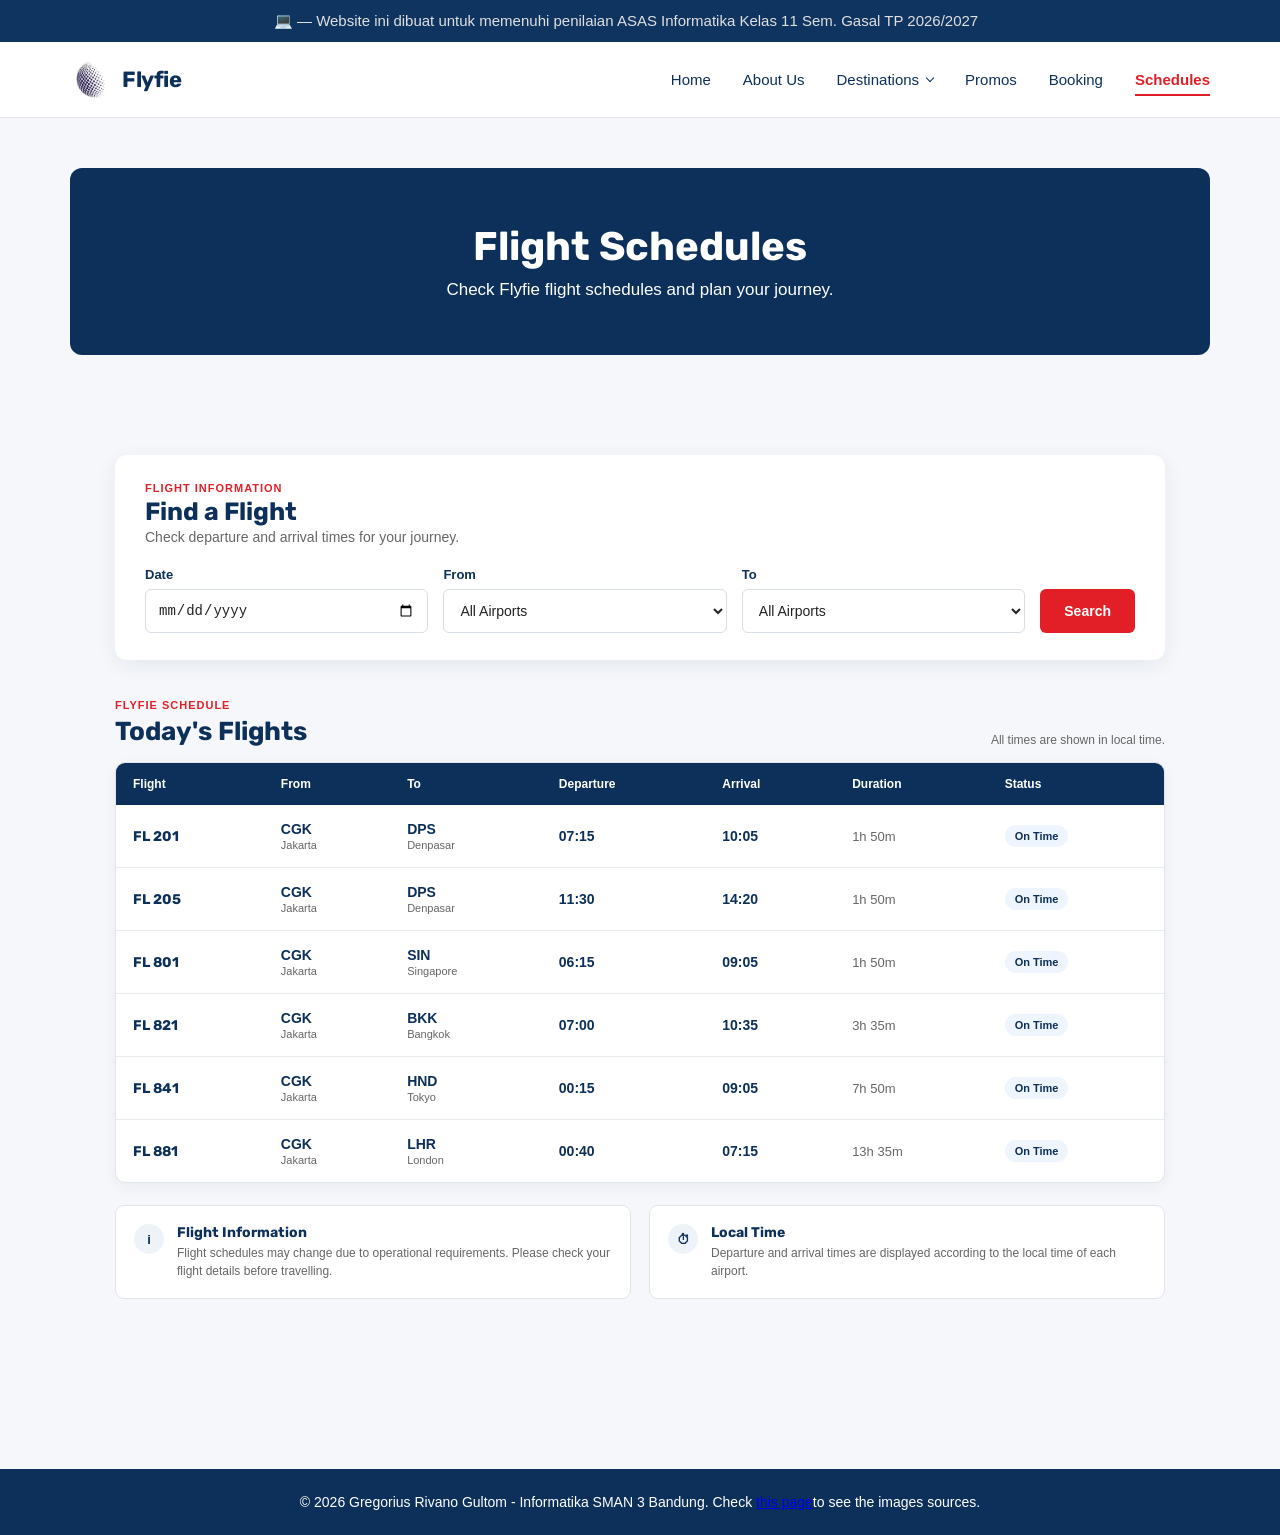
<file: schedule.html>
<!DOCTYPE html>
<html lang="en">
<head>
    <meta charset="UTF-8">
    <meta name="viewport" content="width=device-width, initial-scale=1.0">
    <title>Flyfie ∙ Your journey partner</title>
    <link rel="stylesheet" href="style.css">
    <link rel="icon" type="image/png" href="images/favicon.png">
</head>
<body>
    <div id="announce-bar" style="
        background-color: #0f3460;
        color: #e0e0e0;
        text-align: center;
        padding: 12px 48px 12px 20px;
        font-family: -apple-system, BlinkMacSystemFont, 'Segoe UI', Roboto, sans-serif;
        font-size: 15px;
        position: relative;
        width: 100%;
        z-index: 1;
        box-sizing: border-box;">
        💻 &mdash; Website ini dibuat untuk memenuhi penilaian ASAS Informatika Kelas 11 Sem. Gasal TP 2026/2027
    </div>
    
    <header>
    <nav class="navbar">
        <a href="index.html" class="logo">
            <img src="images/logo.jpeg" alt="Flyfie Logo">
            <h1>Flyfie</h1>
        </a>
        <ul class="nav-links">
            <li>
                <a href="index.html">Home</a>
            </li>

            <li>
                <a href="profile.html">About Us</a>
            </li>

            <li class="dropdown">

        <a href="destinations.html">
            Destinations <span class="arrow"></span>
        </a>

        <ul class="dropdown-menu">
            <li>
                <a href="domestic.html">Domestic</a>
            </li>

            <li>
                <a href="international.html">International</a>
            </li>
        </ul>

            <li>
                <a href="promos.html">Promos</a>
            </li>

            <li>
                <a href="bookingform.html">Booking</a>
            </li>

            <li>
                <a href="schedule.html" class="active">Schedules</a>
            </li>
        </ul>
    </nav>
    </header>

    <main>
        <section class="about-header">
            <h2>Flight Schedules</h2>
            <p>Check Flyfie flight schedules and plan your journey.</p>
        </section>

        <section class="schedule-section">
            <div class="schedule-container">

                <!-- SEARCH / FILTER -->
                <div class="schedule-search">
                    <div class="schedule-search-header">
                        <div>
                            <span class="schedule-label">FLIGHT INFORMATION</span>
                            <h2>Find a Flight</h2>
                            <p>Check departure and arrival times for your journey.</p>
                        </div>
                    </div>

                    <div class="schedule-filter">
                        <div class="schedule-form-group">
                            <label for="schedule-date">Date</label>
                            <input type="date" id="schedule-date">
                        </div>

                        <div class="schedule-form-group">
                            <label for="schedule-from">From</label>
                            <select id="schedule-from">
                                <option value="">All Airports</option>
                                <optgroup label="Domestic">
                                    <option>BDO — Bandung</option>
                                    <option>CGK — Jakarta</option>
                                    <option>SUB — Surabaya</option>
                                    <option>DPS — Denpasar</option>
                                    <option>UPG — Makassar</option>
                                    <option>KNO — Medan</option>
                                    <option>BPN — Balikpapan</option>
                                    <option>LOP — Lombok</option>
                                    <option>PDG — Padang</option>
                                    </optgroup>
                                    <optgroup label="International">
                                    <option>SIN — Singapore</option>
                                    <option>KUL — Kuala Lumpur</option>
                                    <option>BKK — Bangkok</option>
                                    <option>HND — Tokyo</option>
                                    <option>ICN — Seoul</option>
                                    <option>SYD — Sydney</option>
                                    <option>LHR — London</option>
                                    <option>JFK — New York</option>
                                    <option>DXB — Dubai</option>
                                </optgroup>
                            </select>
                        </div>

                        <div class="schedule-form-group">
                            <label for="schedule-to">To</label>
                            <select id="schedule-to">
                                <option value="">All Airports</option>
                                <optgroup label="Domestic">
                                    <option>BDO — Bandung</option>
                                    <option>CGK — Jakarta</option>
                                    <option>SUB — Surabaya</option>
                                    <option>DPS — Denpasar</option>
                                    <option>UPG — Makassar</option>
                                    <option>KNO — Medan</option>
                                    <option>BPN — Balikpapan</option>
                                    <option>LOP — Lombok</option>
                                    <option>PDG — Padang</option>
                                    </optgroup>
                                    <optgroup label="International">
                                    <option>SIN — Singapore</option>
                                    <option>KUL — Kuala Lumpur</option>
                                    <option>BKK — Bangkok</option>
                                    <option>HND — Tokyo</option>
                                    <option>ICN — Seoul</option>
                                    <option>SYD — Sydney</option>
                                    <option>LHR — London</option>
                                    <option>JFK — New York</option>
                                    <option>DXB — Dubai</option>
                                </optgroup>
                            </select>
                        </div>
                        <button type="button" class="schedule-search-btn">
                            Search
                        </button>
                    </div>
                </div>

                <!-- DATE -->
                <div class="schedule-date-heading">
                    <div>
                        <span>FLYFIE SCHEDULE</span>
                        <h2>Today's Flights</h2>
                    </div>
                    <p>All times are shown in local time.</p>
                </div>

                <!-- SCHEDULE TABLE -->
                <div class="schedule-table-card">
                    <table class="schedule-table">
                        <thead>
                            <tr>
                                <th>Flight</th>
                                <th>From</th>
                                <th>To</th>
                                <th>Departure</th>
                                <th>Arrival</th>
                                <th>Duration</th>
                                <th>Status</th>
                            </tr>
                        </thead>

                        <tbody>
                            <!-- FLIGHT 1 -->
                            <tr>
                                <td>
                                    <strong class="flight-code">
                                        FL 201
                                    </strong>
                                </td>
                                <td>
                                    <div class="airport">
                                        <strong>CGK</strong>
                                        <span>Jakarta</span>
                                    </div>
                                </td>
                                <td>
                                    <div class="airport">
                                        <strong>DPS</strong>
                                        <span>Denpasar</span>
                                    </div>
                                </td>
                                <td>
                                    <strong>07:15</strong>
                                </td>
                                <td>
                                    <strong>10:05</strong>
                                </td>
                                <td>
                                    1h 50m
                                </td>
                                <td>
                                    <span class="flight-status">
                                        On Time
                                    </span>
                                </td>
                            </tr>

                            <!-- FLIGHT 2 -->
                            <tr>
                                <td>
                                    <strong class="flight-code">
                                        FL 205
                                    </strong>
                                </td>
                                <td>
                                    <div class="airport">
                                        <strong>CGK</strong>
                                        <span>Jakarta</span>
                                    </div>
                                </td>
                                <td>
                                    <div class="airport">
                                        <strong>DPS</strong>
                                        <span>Denpasar</span>
                                    </div>
                                </td>
                                <td>
                                    <strong>11:30</strong>
                                </td>
                                <td>
                                    <strong>14:20</strong>
                                </td>
                                <td>
                                    1h 50m
                                </td>
                                <td>
                                    <span class="flight-status">
                                        On Time
                                    </span>
                                </td>
                            </tr>

                            <!-- FLIGHT 3 -->
                            <tr>
                                <td>
                                    <strong class="flight-code">
                                        FL 801
                                    </strong>
                                </td>
                                <td>
                                    <div class="airport">
                                        <strong>CGK</strong>
                                        <span>Jakarta</span>
                                    </div>
                                </td>
                                <td>
                                    <div class="airport">
                                        <strong>SIN</strong>
                                        <span>Singapore</span>
                                    </div>
                                </td>
                                <td>
                                    <strong>06:15</strong>
                                </td>
                                <td>
                                    <strong>09:05</strong>
                                </td>
                                <td>
                                    1h 50m
                                </td>
                                <td>
                                    <span class="flight-status">
                                        On Time
                                    </span>
                                </td>
                            </tr>

                            <!-- FLIGHT 4 -->
                            <tr>
                                <td>
                                    <strong class="flight-code">
                                        FL 821
                                    </strong>
                                </td>
                                <td>
                                    <div class="airport">
                                        <strong>CGK</strong>
                                        <span>Jakarta</span>
                                    </div>
                                </td>
                                <td>
                                    <div class="airport">
                                        <strong>BKK</strong>
                                        <span>Bangkok</span>
                                    </div>
                                </td>
                                <td>
                                    <strong>07:00</strong>
                                </td>
                                <td>
                                    <strong>10:35</strong>
                                </td>
                                <td>
                                    3h 35m
                                </td>
                                <td>
                                    <span class="flight-status">
                                        On Time
                                    </span>
                                </td>
                            </tr>

                            <!-- FLIGHT 5 -->
                            <tr>
                                <td>
                                    <strong class="flight-code">
                                        FL 841
                                    </strong>
                                </td>
                                <td>
                                    <div class="airport">
                                        <strong>CGK</strong>
                                        <span>Jakarta</span>
                                    </div>
                                </td>
                                <td>
                                    <div class="airport">
                                        <strong>HND</strong>
                                        <span>Tokyo</span>
                                    </div>
                                </td>
                                <td>
                                    <strong>00:15</strong>
                                </td>
                                <td>
                                    <strong>09:05</strong>
                                </td>
                                <td>
                                    7h 50m
                                </td>
                                <td>
                                    <span class="flight-status">
                                        On Time
                                    </span>
                                </td>
                            </tr>

                            <!-- FLIGHT 6 -->
                            <tr>
                                <td>
                                    <strong class="flight-code">
                                        FL 881
                                    </strong>
                                </td>
                                <td>
                                    <div class="airport">
                                        <strong>CGK</strong>
                                        <span>Jakarta</span>
                                    </div>
                                </td>
                                <td>
                                    <div class="airport">
                                        <strong>LHR</strong>
                                        <span>London</span>
                                    </div>
                                </td>
                                <td>
                                    <strong>00:40</strong>
                                </td>
                                <td>
                                    <strong>07:15</strong>
                                </td>
                                <td>
                                    13h 35m
                                </td>
                                <td>
                                    <span class="flight-status">
                                        On Time
                                    </span>
                                </td>
                            </tr>

                        </tbody>
                    </table>
                </div>

                <!-- INFORMATION -->
                <div class="schedule-info">
                    <div class="schedule-info-item">
                        <div class="info-icon">
                            i
                        </div>
                        <div>
                            <h3>Flight Information</h3>
                            <p>
                                Flight schedules may change due to operational
                                requirements. Please check your flight details
                                before travelling.
                            </p>
                        </div>
                    </div>

                    <div class="schedule-info-item">
                        <div class="info-icon">
                            ⏱
                        </div>
                        <div>
                            <h3>Local Time</h3>
                            <p>
                                Departure and arrival times are displayed
                                according to the local time of each airport.
                            </p>
                        </div>
                    </div>
                </div>

            </div>
        </section>
    </main>

    <footer>
        <p>&copy; 2026 Gregorius Rivano Gultom - Informatika SMAN 3 Bandung. Check <a href="sources.html" target="_blank">this page</a>to see the images sources.</p>
    </footer>
</body>
</html>
</file>
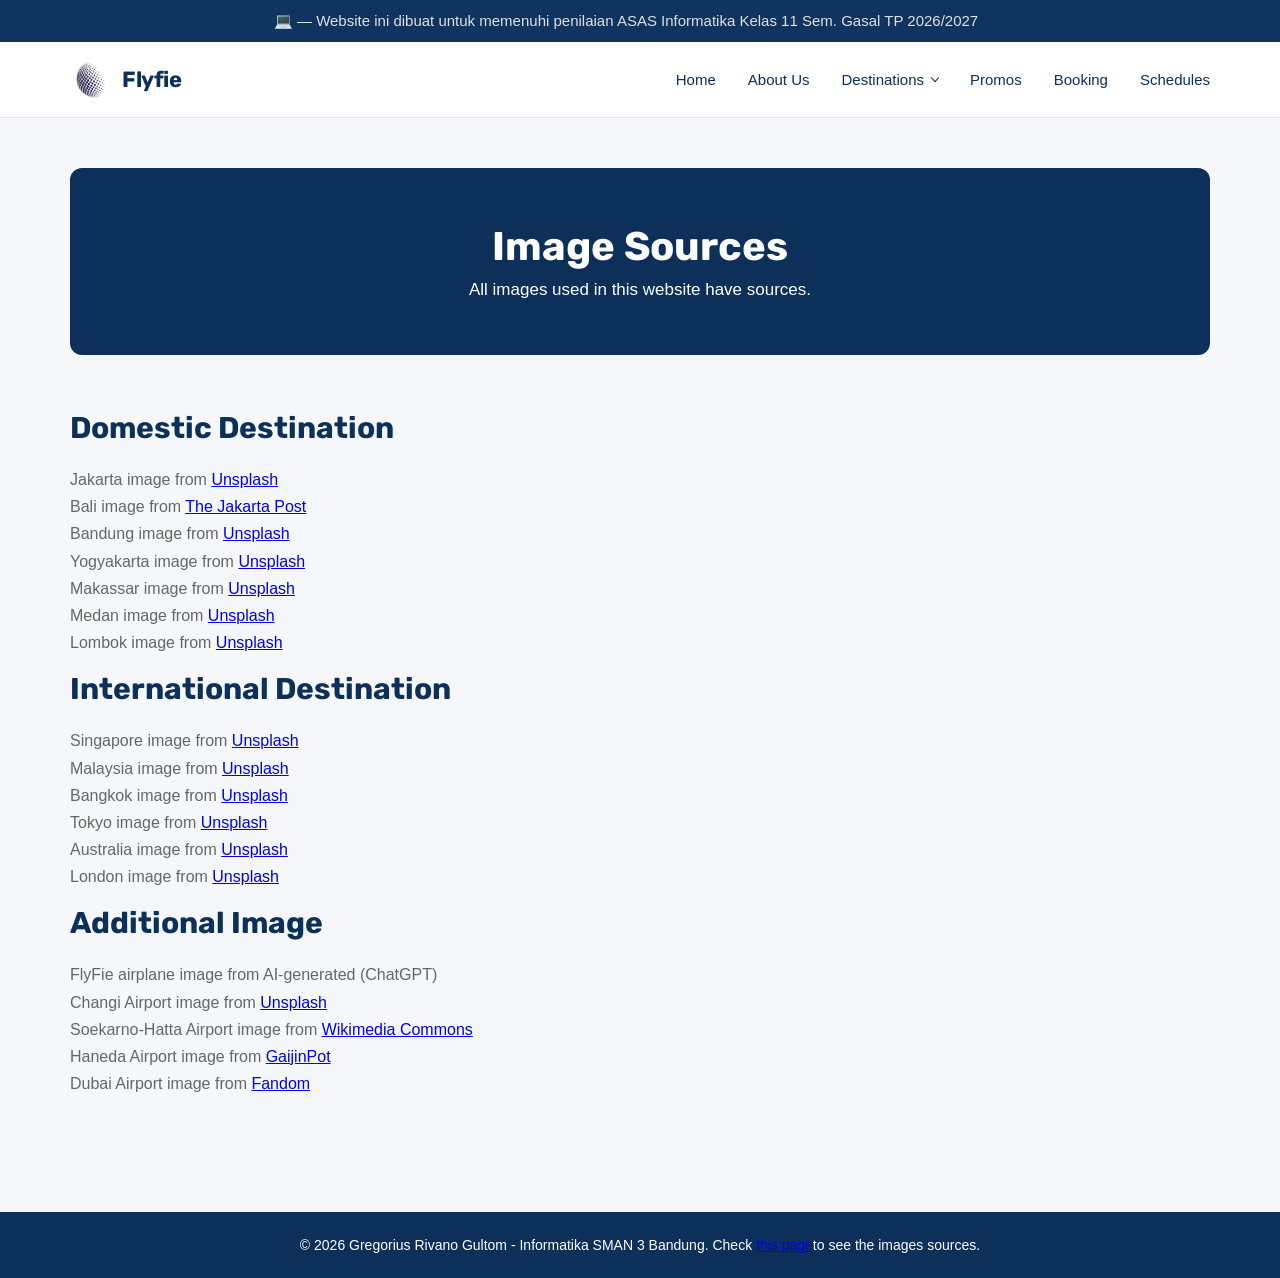
<file: sources.html>
<!DOCTYPE html>
<html lang="en">
<head>
    <meta charset="UTF-8">
    <meta name="viewport" content="width=device-width, initial-scale=1.0">
    <title>Flyfie ∙ Your journey partner</title>
    <link rel="stylesheet" href="style.css">
    <link rel="icon" type="image/png" href="images/favicon.png">
</head>

<body>
    <div id="announce-bar" style="
        background-color: #0f3460;
        color: #e0e0e0;
        text-align: center;
        padding: 12px 48px 12px 20px;
        font-family: -apple-system, BlinkMacSystemFont, 'Segoe UI', Roboto, sans-serif;
        font-size: 15px;
        position: relative;
        width: 100%;
        z-index: 1;
        box-sizing: border-box;">
        💻 &mdash; Website ini dibuat untuk memenuhi penilaian ASAS Informatika Kelas 11 Sem. Gasal TP 2026/2027
    </div>

    <header>
    <nav class="navbar">
        <a href="index.html" class="logo">
            <img src="images/logo.jpeg" alt="Flyfie Logo">
            <h1>Flyfie</h1>
        </a>
        <ul class="nav-links">
            <li>
                <a href="index.html">Home</a>
            </li>

            <li>
                <a href="profile.html">About Us</a>
            </li>

            <li class="dropdown">

        <a href="destinations.html">
            Destinations <span class="arrow"></span>
        </a>

        <ul class="dropdown-menu">
            <li>
                <a href="domestic.html">Domestic</a>
            </li>

            <li>
                <a href="international.html">International</a>
            </li>
        </ul>

            <li>
                <a href="promos.html">Promos</a>
            </li>

            <li>
                <a href="bookingform.html">Booking</a>
            </li>

            <li>
                <a href="schedule.html">Schedules</a>
            </li>
        </ul>
    </nav>
    </header>

    <main>
        <section class="about-header">
            <h2>Image Sources</h2>
            <p>All images used in this website have sources.</p>
        </section>

        <section class="about-text">
            <h2>Domestic Destination</h2>
                <p>Jakarta image from <a href="https://unsplash.com/photos/a-cityscape-shows-modern-buildings-around-a-statue-M26iCz_3erE" target="_blank">Unsplash</a><br>
                    Bali image from <a href="https://img.jakpost.net/c/2018/02/01/2018_02_01_39875_1517462499._large.jpg" target="_blank">The Jakarta Post</a><br>
                    Bandung image from <a href="https://unsplash.com/photos/bandung-city-sign-with-trees-and-decorative-lamps-eqzy3EWWYLA" target="_blank">Unsplash</a><br>
                    Yogyakarta image from <a href="https://unsplash.com/photos/cars-on-road-near-buildings-during-night-time-CzQaFeSYzcI" target="_blank">Unsplash</a><br>
                    Makassar image from <a href="https://unsplash.com/photos/a-building-with-a-large-roof-and-a-body-of-water-in-the-background-j4UkXShLffk" target="_blank">Unsplash</a><br>
                    Medan image from <a href="https://unsplash.com/photos/a-large-white-building-with-a-clock-tower-OvBmp7_yoQo" target="_blank">Unsplash</a><br>
                    Lombok image from <a href="https://unsplash.com/photos/aerial-view-of-green-trees-and-body-of-water-during-daytime-18CyoDR6q2w" target="_blank">Unsplash</a></p>
            <h2>International Destination</h2>
                <p>Singapore image from <a href="https://unsplash.com/photos/an-aerial-view-of-a-city-with-tall-buildings-8GX0Bjci1kc" target="_blank">Unsplash</a><br>
                    Malaysia image from <a href="https://unsplash.com/photos/petronas-towers-skyline-in-kuala-lumpur--9B08uduMyY" target="_blank">Unsplash</a><br>
                    Bangkok image from <a href="https://unsplash.com/photos/city-skyline-across-body-of-water-during-daytime-dYER_zrGCmI" target="_blank">Unsplash</a><br>
                    Tokyo image from <a href="https://unsplash.com/photos/tokyo-tower-illuminated-at-dusk-with-city-skyline-IocJwyqRv3M" target="_blank">Unsplash</a><br>
                    Australia image from <a href="https://unsplash.com/photos/sydney-opera-house-during-daytime-7Zb7kUyQg1E" target="_blank">Unsplash</a><br>
                    London image from <a href="https://unsplash.com/id/foto/menara-jam-big-ben-yang-menjulang-tinggi-di-atas-kota-london-d80dS3gesa8" target="_blank">Unsplash</a></p>
            <h2>Additional Image</h2>
                <p>FlyFie airplane image from AI-generated (ChatGPT)<br>
                    Changi Airport image from <a href="https://unsplash.com/photos/wide-road-with-vehicles-lWFw6fGkadw" target="_blank">Unsplash</a><br>
                    Soekarno-Hatta Airport image from <a href="https://commons.wikimedia.org/wiki/File:Soekarno-Hatta_Airport_aerial_view.jpg" target="_blank">Wikimedia Commons</a><br>
                    Haneda Airport image from <a href="https://travel.gaijinpot.com/app/uploads/sites/6/2018/11/Haneda-Airports-control-Tower..jpg" target="_blank">GaijinPot</a><br>
                    Dubai Airport image from <a href="https://static.wikia.nocookie.net/aviation-airport/images/6/6c/210623180928-dubai-airport.jpg" target="_blank">Fandom</a></p>
        </section>
    </main>

    <footer>
        <p>&copy; 2026 Gregorius Rivano Gultom - Informatika SMAN 3 Bandung. Check <a href="sources.html" target="_blank">this page</a>to see the images sources.</p>
    </footer>
</body>
</html>
</file>
<file: style.css>
/* =========================
   FONT
========================= */

@import url('https://fonts.googleapis.com/css2?family=Rubik:wght@400;500;600;700&display=swap');


/* =========================
   COLOR PALETTE
========================= */

:root {
    --navy: #0C3059;
    --red: #E21F26;
    --blue: #779BD8;
    --white: #FFFFFF;
    --light: #F5F7FA;
    --text: #222222;
    --gray: #666666;
}


/* =========================
   GLOBAL
========================= */

* {
    margin: 0;
    padding: 0;
    box-sizing: border-box;
}

body {
    font-family: Arial, Helvetica, sans-serif;
    background-color: var(--light);
    color: var(--text);
}


/* =========================
   HEADER
========================= */

header {
    width: 100%;
    background-color: var(--white);
    border-bottom: 1px solid #e5e5e5;

    position: sticky;
    top: 0;
    z-index: 1000;
}


/* =========================
   NAVBAR
========================= */

.navbar {
    max-width: 1200px;
    height: 75px;

    margin: auto;
    padding: 0 30px;

    display: flex;
    align-items: center;
    justify-content: space-between;
}


/* =========================
   LOGO
========================= */

.logo {
    display: flex;
    align-items: center;
    gap: 10px;

    text-decoration: none;
    color: var(--navy);
}

.logo img {
    width: 42px;
    height: 42px;
    object-fit: contain;
}

.logo h1 {
    font-family: 'Rubik', sans-serif;
    font-size: 22px;
    font-weight: 700;
    letter-spacing: -0.5px;
}


/* =========================
   NAVIGATION
========================= */

.nav-links {
    display: flex;
    align-items: center;
    gap: 32px;

    list-style: none;
}

.nav-links a {
    position: relative;

    text-decoration: none;
    color: var(--navy);

    font-size: 15px;
    font-weight: 500;

    transition: 0.2s ease;
}

.nav-links a:hover {
    color: var(--red);
}


/* GARIS BAWAH MENU AKTIF */

.nav-links a.active {
    color: var(--red);
    font-weight: 600;
}

.nav-links a.active::after {
    content: "";

    position: absolute;
    left: 0;
    bottom: -8px;

    width: 100%;
    height: 2px;

    background-color: var(--red);
}

/* =========================
   DESTINATION DROPDOWN
========================= */

.dropdown {
    position: relative;
}

.dropdown > a {
    display: flex;
    align-items: center;
    gap: 5px;
}

.arrow {
    width: 6px;
    height: 6px;

    border-right: 1.5px solid currentColor;
    border-bottom: 1.5px solid currentColor;

    transform: rotate(45deg);

    margin-left: 3px;
    margin-top: -3px;

    transition: 0.2s ease;
}

.dropdown:hover .arrow {
    transform: rotate(225deg);
    margin-top: 3px;
}


/* DROPDOWN MENU */

.dropdown-menu {
    position: absolute;

    top: 100%;
    left: 50%;

    transform: translateX(-50%) translateY(10px);

    min-width: 170px;

    background-color: white;

    border-radius: 8px;

    box-shadow: 0 5px 20px rgba(0, 0, 0, 0.12);

    padding: 8px 0;

    list-style: none;

    opacity: 0;
    visibility: hidden;

    transition: 0.2s ease;

    z-index: 1000;
}


/* ITEM DROPDOWN */

.dropdown-menu li {
    width: 100%;
}

.dropdown-menu li a {
    display: block;

    padding: 12px 18px;

    color: var(--navy);

    font-size: 14px;

    text-decoration: none;

    transition: 0.2s ease;
}


/* HOVER ITEM */

.dropdown-menu li a:hover {
    background-color: var(--light);

    color: var(--red);
}


/* TAMPIL SAAT HOVER */

.dropdown:hover .dropdown-menu {
    opacity: 1;
    visibility: visible;

    transform: translateX(-50%) translateY(5px);
}

/* =========================
   BUTTON
========================= */

.btn {
    display: inline-block;

    padding: 11px 22px;

    background-color: var(--red);
    color: var(--white);

    text-decoration: none;
    border: none;
    border-radius: 6px;

    font-size: 14px;
    font-weight: 600;

    cursor: pointer;

    transition: 0.2s ease;
}

.btn:hover {
    background-color: #c9181e;
}


/* =========================
   MAIN
========================= */

main {
    max-width: 1200px;
    margin: auto;
    padding: 50px 30px;
}


/* =========================
   PAGE TITLE
========================= */

.page-title {
    text-align: center;
    margin-bottom: 40px;
}

.page-title h2 {
    font-family: 'Rubik', sans-serif;

    font-size: 32px;
    font-weight: 700;

    color: var(--navy);

    margin-bottom: 10px;
}

.page-title p {
    color: var(--gray);
    font-size: 15px;
}


/* =========================
   FOOTER
========================= */

footer {
    background-color: var(--navy);
    color: var(--white);

    text-align: center;

    padding: 25px;
    margin-top: 50px;
}

footer p {
    font-size: 14px;
}

/* =========================
   HERO
========================= */

.hero {
    min-height: 430px;

    display: flex;
    align-items: center;

    padding: 60px;

    border-radius: 12px;

    background:
        linear-gradient(
            90deg,
            rgba(12, 48, 89, 0.95),
            rgba(12, 48, 89, 0.45)
        ),
        url("../images/hero.jpg");

    background-size: cover;
    background-position: center;
}

.hero-text {
    max-width: 550px;
    color: white;
}

.hero-text h2 {
    font-family: 'Rubik', sans-serif;
    font-size: 42px;
    line-height: 1.15;
    margin-bottom: 20px;
}

.hero-text p {
    font-size: 17px;
    line-height: 1.6;
    margin-bottom: 30px;
}


/* =========================
   BOOKING BOX
========================= */

.booking-box {
    background-color: white;

    max-width: 1100px;
    margin: -45px auto 70px;

    padding: 30px;

    border-radius: 10px;

    box-shadow: 0 5px 20px rgba(0, 0, 0, 0.12);

    position: relative;
}

.booking-box h2 {
    font-family: 'Rubik', sans-serif;
    color: var(--navy);
    margin-bottom: 25px;
}

.booking-box form {
    display: grid;

    grid-template-columns: 1.25fr 1.25fr 1.25fr 0.45fr 0.45fr 1fr;

    gap: 15px;

    align-items: end;
}

.booking-box form .btn {
    width: 100%;
    height: 42px;
}

.form-group {
    display: flex;
    flex-direction: column;
    gap: 7px;
}

.form-group input,
.form-group select {
    width: 100%;
    height: 42px;

    padding: 0 10px;

    border: 1px solid #d5d5d5;
    border-radius: 5px;

    font-family: inherit;
    background-color: white;
}

.form-group label {
    font-size: 13px;
    font-weight: 600;
    color: var(--navy);
}

.form-group input,
.form-group select {
    height: 42px;

    padding: 0 10px;

    border: 1px solid #d5d5d5;
    border-radius: 5px;

    font-family: inherit;
    background-color: white;
}

.passenger input {
    text-align: center;
    padding: 0;
}

/* =========================
   DESTINATIONS
========================= */

.destinations {
    margin-bottom: 80px;
}

.destination-grid {
    display: grid;

    grid-template-columns:
        repeat(3, 1fr);

    gap: 25px;
}

.destination-card {
    background-color: white;

    border-radius: 10px;

    overflow: hidden;

    box-shadow: 0 3px 12px rgba(0, 0, 0, 0.08);

    transition: 0.2s ease;
}

.destination-card:hover {
    transform: translateY(-5px);
}

.destination-card img {
    width: 100%;
    height: 200px;

    object-fit: cover;
}

.card-content {
    padding: 20px;
}

.card-content h3 {
    font-family: 'Rubik', sans-serif;
    color: var(--navy);
    font-size: 22px;
}

.card-content p {
    color: var(--gray);
    margin: 5px 0 15px;
}

.card-content span {
    display: block;
    font-size: 12px;
    color: var(--gray);
}

.card-content strong {
    display: block;

    color: var(--red);

    font-size: 20px;

    margin: 3px 0 15px;
}


/* =========================
   WHY US
========================= */

.why-us {
    margin-bottom: 30px;
}

.features {
    display: grid;

    grid-template-columns:
        repeat(3, 1fr);

    gap: 25px;
}

.feature {
    background-color: white;

    padding: 30px;

    border-radius: 10px;

    text-align: center;

    border-top: 4px solid var(--blue);
}

.feature h3 {
    font-family: 'Rubik', sans-serif;
    color: var(--navy);

    margin-bottom: 12px;
}

.feature p {
    color: var(--gray);
    line-height: 1.6;
}

/* =========================
   ABOUT PAGE
========================= */

.about-header {
    text-align: center;
    padding: 55px 20px;
    margin-bottom: 55px;

    background-color: var(--navy);
    color: white;

    border-radius: 12px;
}

.about-header h2 {
    font-family: 'Rubik', sans-serif;
    font-size: 40px;
    margin-bottom: 10px;
}

.about-header p {
    font-size: 17px;
}


/* INTRO */

.about-intro {
    display: grid;
    grid-template-columns: 1fr 1fr;
    gap: 50px;

    align-items: center;

    margin-bottom: 60px;
}

.about-image img {
    width: 100%;
    height: 350px;

    object-fit: cover;

    border-radius: 12px;
}

.about-text h2 {
    font-family: 'Rubik', sans-serif;
    color: var(--navy);

    font-size: 30px;
    margin-bottom: 20px;
}

.about-text p {
    color: var(--gray);
    line-height: 1.7;

    margin-bottom: 15px;
}


/* COMPANY INFORMATION */

.company-info {
    display: grid;
    grid-template-columns: repeat(4, 1fr);

    gap: 20px;

    margin-bottom: 80px;
}

.info-card {
    background-color: white;

    padding: 25px;

    text-align: center;

    border-radius: 10px;

    border-bottom: 4px solid var(--blue);
}

.info-card h3 {
    font-family: 'Rubik', sans-serif;

    color: var(--navy);

    font-size: 15px;
    margin-bottom: 10px;
}

.info-card p {
    color: var(--red);
    font-weight: 600;
}


/* HUBS */

.hubs {
    margin-bottom: 80px;
}

.hub-grid {
    display: grid;
    grid-template-columns: repeat(4, 1fr);
    gap: 20px;
}

.hub-card {
    background-color: var(--navy);
    color: white;

    text-align: center;

    border-radius: 10px;
    overflow: hidden;
}

.hub-card img {
    width: 100%;
    height: 150px;

    object-fit: cover;
    display: block;
}

.hub-card h3 {
    font-family: 'Rubik', sans-serif;

    color: var(--blue);

    font-size: 28px;

    margin-top: 20px;
    margin-bottom: 5px;
}

.hub-card p {
    font-size: 14px;

    padding-bottom: 25px;
}

/* FLEET */

.fleet {
    margin-bottom: 80px;
    text-align: center;
}

.fleet-highlight {
    display: inline-block;

    background-color: var(--navy);
    color: white;

    padding: 25px 70px;

    border-radius: 12px;

    margin-bottom: 30px;
}

.fleet-highlight h3 {
    font-family: 'Rubik', sans-serif;

    color: var(--blue);

    font-size: 60px;
}

.fleet-highlight p {
    font-size: 15px;
}

.fleet-types {
    display: grid;
    grid-template-columns: repeat(5, 1fr);
    gap: 15px;
}

.fleet-types div {
    background-color: white;

    padding: 20px;

    border-radius: 8px;

    border-top: 3px solid var(--red);
}

.fleet-types h3 {
    font-family: 'Rubik', sans-serif;

    color: var(--navy);

    font-size: 15px;

    margin-bottom: 8px;
}

.fleet-types p {
    color: var(--gray);
    font-size: 14px;
}


/* COMMITMENT */

.commitment {
    max-width: 800px;

    margin: auto;

    text-align: center;
}

.commitment > p {
    color: var(--gray);

    line-height: 1.7;

    font-size: 16px;
}

/* =====================================================
   DESTINATIONS PAGE
===================================================== */


/* =========================
   DESTINATIONS HERO
========================= */

.destinations-hero {
    min-height: 330px;

    margin-bottom: 75px;
    padding: 60px;

    display: flex;
    align-items: center;

    border-radius: 12px;

    background:
        linear-gradient(
            90deg,
            rgba(12, 48, 89, 0.96),
            rgba(12, 48, 89, 0.55)
        ),
        url("../images/hero.jpg");

    background-size: cover;
    background-position: center;
}


.destinations-hero-text {
    max-width: 620px;
    color: var(--white);
}


.destinations-hero-text span {
    display: block;

    color: var(--blue);

    font-size: 13px;
    font-weight: 700;

    letter-spacing: 2px;

    margin-bottom: 12px;
}


.destinations-hero-text h2 {
    font-family: 'Rubik', sans-serif;

    font-size: 44px;
    line-height: 1.15;

    margin-bottom: 16px;
}


.destinations-hero-text p {
    max-width: 540px;

    font-size: 16px;
    line-height: 1.7;
}


/* =========================
   SECTION TITLE
========================= */

.section-title {
    text-align: center;

    margin-bottom: 35px;
}


.section-title h2 {
    font-family: 'Rubik', sans-serif;

    color: var(--navy);

    font-size: 30px;

    margin-bottom: 8px;
}


.section-title p {
    color: var(--gray);

    font-size: 15px;
}


/* =========================
   DESTINATION TYPES
========================= */

.destination-types {
    margin-bottom: 80px;
}


.type-grid {
    display: grid;

    grid-template-columns: repeat(2, 1fr);

    gap: 25px;
}


.type-card {
    position: relative;

    height: 330px;

    overflow: hidden;

    border-radius: 12px;

    text-decoration: none;

    background-color: var(--navy);
}


.type-card img {
    width: 100%;
    height: 100%;

    object-fit: cover;

    transition: transform 0.35s ease;
}


.type-card::after {
    content: "";

    position: absolute;

    inset: 0;

    background:
        linear-gradient(
            180deg,
            rgba(12, 48, 89, 0.05) 20%,
            rgba(12, 48, 89, 0.92) 100%
        );
}


.type-card:hover img {
    transform: scale(1.05);
}


.type-overlay {
    position: absolute;

    z-index: 2;

    left: 30px;
    right: 30px;
    bottom: 28px;

    color: var(--white);
}


.type-overlay span {
    color: var(--blue);

    font-size: 12px;
    font-weight: 700;

    letter-spacing: 1.5px;
}


.type-overlay h3 {
    font-family: 'Rubik', sans-serif;

    font-size: 34px;

    margin: 5px 0 8px;
}


.type-overlay p {
    max-width: 470px;

    font-size: 14px;
    line-height: 1.5;

    margin-bottom: 14px;
}


.type-overlay strong {
    color: var(--white);

    font-size: 14px;
}


/* =========================
   FEATURED DESTINATIONS
========================= */

.featured-destinations {
    margin-bottom: 80px;
}


.featured-grid {
    display: grid;

    grid-template-columns: repeat(3, 1fr);

    gap: 25px;
}


.featured-card {
    background-color: var(--white);

    border-radius: 10px;

    overflow: hidden;

    box-shadow:
        0 3px 12px rgba(0, 0, 0, 0.08);

    transition: 0.2s ease;
}


.featured-card:hover {
    transform: translateY(-5px);
}


.featured-card img {
    width: 100%;
    height: 190px;

    object-fit: cover;

    display: block;
}


.featured-content {
    padding: 20px;
}


.featured-content span {
    display: block;

    color: var(--blue);

    font-size: 11px;
    font-weight: 700;

    letter-spacing: 1px;

    margin-bottom: 7px;
}


.featured-content h3 {
    font-family: 'Rubik', sans-serif;

    color: var(--navy);

    font-size: 23px;

    margin-bottom: 7px;
}


.featured-content p {
    color: var(--gray);

    font-size: 14px;

    line-height: 1.55;
}


/* =========================
   CALL TO ACTION
========================= */

.destination-cta {
    background-color: var(--navy);

    color: var(--white);

    text-align: center;

    border-radius: 12px;

    padding: 55px 30px;

    margin-bottom: 20px;
}


.destination-cta h2 {
    font-family: 'Rubik', sans-serif;

    font-size: 30px;

    margin-bottom: 10px;
}


.destination-cta p {
    font-size: 15px;

    margin-bottom: 25px;

    color: #e9eef5;
}


.destination-cta .btn {
    background-color: var(--red);
}


/* =========================
   RESPONSIVE
========================= */

@media (max-width: 900px) {

    .type-grid {
        grid-template-columns: 1fr;
    }


    .featured-grid {
        grid-template-columns: repeat(2, 1fr);
    }


    .destinations-hero {
        padding: 45px;
    }


    .destinations-hero-text h2 {
        font-size: 38px;
    }

}


@media (max-width: 600px) {

    .destinations-hero {
        min-height: 300px;

        padding: 30px;
    }


    .destinations-hero-text h2 {
        font-size: 32px;
    }


    .destinations-hero-text p {
        font-size: 14px;
    }


    .featured-grid {
        grid-template-columns: 1fr;
    }


    .type-card {
        height: 300px;
    }


    .section-title h2 {
        font-size: 26px;
    }


    .destination-cta {
        padding: 40px 20px;
    }


    .destination-cta h2 {
        font-size: 26px;
    }

}

/* =====================================================
   BOOKING PAGE
   ===================================================== */

.booking-page {
    background: var(--light);
    min-height: 100vh;
}

.booking-title {
    background: linear-gradient(135deg, var(--navy), #174c80);
    color: white;
    text-align: center;
    padding: 55px 20px 75px;
}

.booking-title h1 {
    font-family: 'Rubik', sans-serif;
    font-size: 40px;
    margin-bottom: 8px;
}

.booking-title p {
    opacity: .9;
}


/* ---------- MAIN CONTAINER ---------- */

.booking-section {
    margin-top: -35px;
    padding-bottom: 70px;
}

.booking-container {
    width: min(1050px, calc(100% - 40px));
    margin: auto;
}


/* ---------- STEP INDICATOR ---------- */

.booking-steps {
    display: flex;
    align-items: center;
    justify-content: center;
    margin-bottom: 30px;
}

.booking-step {
    display: flex;
    align-items: center;
    gap: 8px;
    color: #999;
    font-size: 13px;
    font-weight: 600;
}

.booking-step span {
    width: 32px;
    height: 32px;
    border-radius: 50%;
    background: #dfe4ea;
    display: flex;
    align-items: center;
    justify-content: center;
    color: #777;
}

.booking-step.active {
    color: var(--navy);
}

.booking-step.active span {
    background: var(--red);
    color: white;
}

.step-line {
    width: 70px;
    height: 1px;
    background: #d5dbe2;
    margin: 0 12px;
}


/* ---------- BOOKING CARD ---------- */

.booking-card {
    background: white;
    border-radius: 12px;
    padding: 30px;
    margin-bottom: 25px;
    box-shadow: 0 5px 20px rgba(12, 48, 89, .08);
}

.booking-card-header {
    margin-bottom: 25px;
}

.booking-label {
    color: var(--red);
    font-size: 11px;
    font-weight: 800;
    letter-spacing: 1px;
}

.booking-card-header h2 {
    font-family: 'Rubik', sans-serif;
    color: var(--navy);
    font-size: 25px;
    margin: 3px 0;
}

.booking-card-header p {
    color: var(--gray);
    font-size: 14px;
}


/* ---------- TRIP TYPE ---------- */

.trip-type {
    display: flex;
    gap: 10px;
    margin-bottom: 25px;
}

.trip-option {
    border: 1px solid #d9dfe6;
    border-radius: 7px;
    padding: 10px 18px;
    color: var(--gray);
    font-size: 14px;
    font-weight: 600;
}

.trip-option input {
    margin-right: 7px;
}

.trip-option.active {
    border-color: var(--red);
    color: var(--navy);
}


/* ---------- FORM ---------- */

.booking-grid {
    display: grid;
    grid-template-columns: repeat(2, 1fr);
    gap: 20px;
}

.form-group label {
    display: block;
    color: var(--navy);
    font-size: 13px;
    font-weight: 700;
    margin-bottom: 7px;
}

.form-group input,
.form-group select {
    width: 100%;
    height: 45px;
    border: 1px solid #d8dee6;
    border-radius: 6px;
    padding: 0 12px;
    font-family: Arial, sans-serif;
    font-size: 14px;
    color: var(--text);
    background: white;
}

.form-group input:focus,
.form-group select:focus {
    outline: none;
    border-color: var(--blue);
}


/* ---------- PASSENGER ---------- */

.passenger-box {
    border: 1px solid #e0e4e9;
    border-radius: 9px;
    padding: 22px;
}

.passenger-heading {
    display: flex;
    align-items: center;
    justify-content: space-between;
    margin-bottom: 20px;
}

.passenger-heading h3 {
    color: var(--navy);
    font-family: 'Rubik', sans-serif;
    font-size: 18px;
}

.passenger-heading span {
    background: #eef3fa;
    color: var(--navy);
    padding: 5px 12px;
    border-radius: 20px;
    font-size: 12px;
    font-weight: 700;
}

.contact-section {
    margin-top: 25px;
    padding-top: 25px;
    border-top: 1px solid #e3e6ea;
}

.form-note {
    margin-top: 10px;
    font-size: 12px;
    color: var(--gray);
}


/* ---------- EXTRAS ---------- */

.extras-list {
    display: flex;
    flex-direction: column;
    gap: 12px;
}

.extra-item {
    display: grid;
    grid-template-columns: 25px 1fr auto;
    align-items: center;
    gap: 12px;
    border: 1px solid #dfe4e9;
    border-radius: 8px;
    padding: 17px;
}

.extra-item input {
    width: 17px;
    height: 17px;
}

.extra-info h3 {
    color: var(--navy);
    font-size: 15px;
    margin-bottom: 2px;
}

.extra-info p {
    color: var(--gray);
    font-size: 12px;
}

.extra-item strong {
    color: var(--navy);
    font-size: 14px;
}


/* ---------- FLIGHT SUMMARY ---------- */

.summary-box {
    background: var(--light);
    border-radius: 9px;
    padding: 20px;
}

.summary-header {
    display: flex;
    justify-content: space-between;
    color: var(--navy);
    font-size: 13px;
    margin-bottom: 20px;
}

.summary-header span {
    color: var(--red);
    font-weight: 800;
}

.flight-summary {
    display: grid;
    grid-template-columns: 1fr 1fr 1fr;
    align-items: center;
    text-align: center;
}

.flight-summary > div:first-child {
    text-align: left;
}

.flight-summary > div:last-child {
    text-align: right;
}

.flight-summary small,
.flight-summary span {
    display: block;
    color: var(--gray);
    font-size: 12px;
}

.flight-summary strong {
    display: block;
    color: var(--navy);
    font-family: 'Rubik', sans-serif;
    font-size: 25px;
}

.flight-duration {
    text-align: center !important;
}

.flight-duration div {
    width: 80%;
    height: 1px;
    background: #bfc7d0;
    margin: 6px auto;
}

.flight-number {
    border-top: 1px solid #dce2e8;
    margin-top: 18px;
    padding-top: 12px;
    color: var(--gray);
    font-size: 12px;
}


/* ---------- PRICE ---------- */

.price-summary {
    margin-top: 25px;
    border-top: 1px solid #e1e5e9;
}

.price-summary > div {
    display: flex;
    justify-content: space-between;
    padding: 12px 0;
    color: var(--gray);
    font-size: 14px;
}

.price-summary strong {
    color: var(--text);
}

.price-summary .total-price {
    border-top: 1px solid #dce1e6;
    margin-top: 5px;
    padding-top: 17px;
    color: var(--navy);
    font-size: 18px;
    font-weight: 700;
}

.price-summary .total-price strong {
    color: var(--red);
    font-size: 22px;
}


/* ---------- PAYMENT ---------- */

.payment-section {
    margin-top: 25px;
}

.payment-section h3 {
    color: var(--navy);
    font-family: 'Rubik', sans-serif;
    margin-bottom: 15px;
}

.payment-options {
    display: grid;
    grid-template-columns: repeat(3, 1fr);
    gap: 12px;
}

.payment-option {
    border: 1px solid #dce2e8;
    border-radius: 7px;
    padding: 14px;
    font-size: 13px;
    font-weight: 600;
    color: var(--navy);
}

.payment-option input {
    margin-right: 7px;
}


/* ---------- TERMS ---------- */

.terms {
    margin-top: 25px;
    padding: 15px;
    background: var(--light);
    border-radius: 7px;
}

.terms label {
    display: flex;
    gap: 10px;
    color: var(--gray);
    font-size: 12px;
}

.terms input {
    margin-top: 3px;
}


/* ---------- SUBMIT ---------- */

.booking-submit {
    display: flex;
    justify-content: flex-end;
    margin-top: 25px;
}

.btn-book {
    border: none;
    background: var(--red);
    color: white;
    padding: 13px 28px;
    border-radius: 7px;
    font-weight: 700;
    font-size: 14px;
    cursor: pointer;
}

.btn-book:hover {
    opacity: .9;
}


/* ---------- RESPONSIVE ---------- */

@media (max-width: 750px) {

    .booking-grid {
        grid-template-columns: 1fr;
    }

    .booking-steps {
        justify-content: flex-start;
        overflow-x: auto;
    }

    .step-line {
        width: 30px;
    }

    .booking-step p {
        display: none;
    }

    .payment-options {
        grid-template-columns: 1fr;
    }

    .flight-summary strong {
        font-size: 20px;
    }

    .extra-item {
        grid-template-columns: 20px 1fr;
    }

    .extra-item strong {
        grid-column: 2;
    }

}

/* =====================================================
   BOOKING PAGE - SMALL VISUAL FIX
   ===================================================== */

/* Hero tetap seperti layout sebelumnya */
.booking-page .booking-title {
    width: calc(100% - 40px);
    max-width: 1140px;
    margin: 0 auto;

    border-radius: 0 0 0 0; /* sementara, lihat fix di bawah */

    padding: 58px 20px 70px;
}


/* Bikin sudut hero sedikit rounded */
.booking-page .booking-title {
    border-radius: 0 0 8px 8px;
}


/* Steps diturunkan sedikit */
.booking-page .booking-section {
    margin-top: -10px;
}


/* Jarak steps dari hero */
.booking-page .booking-steps {
    padding-top: 12px;
    margin-bottom: 30px;
}

/* =====================================================
   SCHEDULE PAGE
   ===================================================== */

.schedule-page {
    background: var(--light);
    min-height: 100vh;
}


/* ---------- TITLE ---------- */

.schedule-title {
    width: calc(100% - 40px);
    max-width: 1140px;
    margin: 0 auto;

    background: var(--navy);
    color: white;

    text-align: center;

    padding: 55px 20px 65px;

    border-radius: 0 0 8px 8px;
}

.schedule-title h1 {
    color: white;
    font-family: 'Rubik', sans-serif;

    font-size: 40px;
    margin-bottom: 8px;
}

.schedule-title p {
    color: rgba(255,255,255,.85);
    font-size: 15px;
}


/* ---------- SECTION ---------- */

.schedule-section {
    padding: 45px 0 70px;
}

.schedule-container {
    width: min(1050px, calc(100% - 40px));
    margin: 0 auto;
}


/* ---------- SEARCH CARD ---------- */

.schedule-search {
    background: white;

    border-radius: 12px;

    padding: 27px 30px;

    box-shadow:
        0 5px 20px rgba(12,48,89,.07);

    margin-bottom: 35px;
}

.schedule-search-header {
    margin-bottom: 22px;
}

.schedule-label {
    display: block;

    color: var(--red);

    font-size: 11px;
    font-weight: 800;

    letter-spacing: 1px;

    margin-bottom: 3px;
}

.schedule-search-header h2 {
    color: var(--navy);

    font-family: 'Rubik', sans-serif;

    font-size: 25px;

    margin-bottom: 3px;
}

.schedule-search-header p {
    color: var(--gray);

    font-size: 14px;
}


/* ---------- FILTER ---------- */

.schedule-filter {
    display: grid;

    grid-template-columns:
        1fr
        1fr
        1fr
        auto;

    gap: 15px;

    align-items: end;
}

.schedule-form-group label {
    display: block;

    color: var(--navy);

    font-size: 13px;
    font-weight: 700;

    margin-bottom: 7px;
}

.schedule-form-group input,
.schedule-form-group select {
    width: 100%;
    height: 44px;

    border: 1px solid #d8dee6;

    border-radius: 6px;

    padding: 0 12px;

    background: white;

    color: var(--text);

    font-size: 14px;
}

.schedule-form-group input:focus,
.schedule-form-group select:focus {
    outline: none;
    border-color: var(--blue);
}

.schedule-search-btn {
    height: 44px;

    border: none;
    border-radius: 6px;

    padding: 0 24px;

    background: var(--red);
    color: white;

    font-size: 14px;
    font-weight: 700;

    cursor: pointer;
}

.schedule-search-btn:hover {
    opacity: .9;
}


/* ---------- DATE HEADING ---------- */

.schedule-date-heading {
    display: flex;

    align-items: end;
    justify-content: space-between;

    margin-bottom: 15px;
}

.schedule-date-heading span {
    color: var(--red);

    font-size: 11px;
    font-weight: 800;

    letter-spacing: 1px;
}

.schedule-date-heading h2 {
    color: var(--navy);

    font-family: 'Rubik', sans-serif;

    font-size: 26px;

    margin-top: 3px;
}

.schedule-date-heading p {
    color: var(--gray);

    font-size: 12px;
}


/* ---------- TABLE ---------- */

.schedule-table-card {
    background: white;

    border: 1px solid #e1e5ea;

    border-radius: 10px;

    overflow-x: auto;

    box-shadow:
        0 4px 15px rgba(12,48,89,.05);
}

.schedule-table {
    width: 100%;

    border-collapse: collapse;

    min-width: 850px;
}

.schedule-table thead {
    background: var(--navy);
}

.schedule-table th {
    color: white;

    text-align: left;

    padding: 14px 17px;

    font-size: 12px;
    font-weight: 700;
}

.schedule-table td {
    padding: 16px 17px;

    border-bottom: 1px solid #e7eaee;

    color: var(--gray);

    font-size: 13px;
}

.schedule-table tbody tr:last-child td {
    border-bottom: none;
}

.schedule-table tbody tr:hover {
    background: #fafbfd;
}


/* ---------- FLIGHT ---------- */

.flight-code {
    color: var(--navy);

    font-family: 'Rubik', sans-serif;

    font-size: 14px;
}

.airport strong {
    display: block;

    color: var(--navy);

    font-size: 14px;
}

.airport span {
    display: block;

    color: var(--gray);

    font-size: 11px;

    margin-top: 2px;
}

.schedule-table td > strong {
    color: var(--navy);

    font-size: 14px;
}


/* ---------- STATUS ---------- */

.flight-status {
    display: inline-block;

    background: #eef5ff;

    color: var(--navy);

    padding: 5px 10px;

    border-radius: 20px;

    font-size: 11px;
    font-weight: 700;

    white-space: nowrap;
}


/* ---------- INFORMATION ---------- */

.schedule-info {
    display: grid;

    grid-template-columns: 1fr 1fr;

    gap: 18px;

    margin-top: 22px;
}

.schedule-info-item {
    display: flex;

    gap: 13px;

    background: white;

    border: 1px solid #e1e5ea;

    border-radius: 9px;

    padding: 18px;
}

.info-icon {
    width: 30px;
    height: 30px;

    flex-shrink: 0;

    display: flex;
    align-items: center;
    justify-content: center;

    border-radius: 50%;

    background: #eef3fa;

    color: var(--navy);

    font-weight: 800;
    font-size: 13px;
}

.schedule-info-item h3 {
    color: var(--navy);

    font-family: 'Rubik', sans-serif;

    font-size: 14px;

    margin-bottom: 3px;
}

.schedule-info-item p {
    color: var(--gray);

    font-size: 12px;

    line-height: 1.5;
}


/* ---------- RESPONSIVE ---------- */

@media (max-width: 850px) {

    .schedule-filter {
        grid-template-columns: 1fr 1fr;
    }

    .schedule-search-btn {
        width: 100%;
    }

    .schedule-info {
        grid-template-columns: 1fr;
    }

}

@media (max-width: 600px) {

    .schedule-title {
        width: calc(100% - 30px);

        padding: 45px 15px 55px;
    }

    .schedule-title h1 {
        font-size: 32px;
    }

    .schedule-container {
        width: calc(100% - 30px);
    }

    .schedule-search {
        padding: 22px;
    }

    .schedule-filter {
        grid-template-columns: 1fr;
    }

    .schedule-date-heading {
        display: block;
    }

    .schedule-date-heading p {
        margin-top: 5px;
    }

}

/* =====================================================
   PROMOS PAGE
   ===================================================== */

.promos-page {
    background: var(--light);
    min-height: 100vh;
}


/* ---------- PAGE TITLE ---------- */

.promos-title {
    width: calc(100% - 40px);
    max-width: 1140px;
    margin: 0 auto;

    background: var(--navy);
    color: white;

    text-align: center;

    padding: 55px 20px 65px;

    border-radius: 0 0 8px 8px;
}

.promos-title h1 {
    color: white;

    font-family: 'Rubik', sans-serif;

    font-size: 40px;

    margin-bottom: 8px;
}

.promos-title p {
    color: rgba(255,255,255,.85);

    font-size: 15px;
}


/* ---------- MAIN SECTION ---------- */

.promos-section {
    padding: 45px 0 70px;
}

.promos-container {
    width: min(1050px, calc(100% - 40px));
    margin: 0 auto;
}


/* =====================================================
   FEATURED PROMO
   ===================================================== */

.promo-featured {
    display: grid;

    grid-template-columns: 1.2fr .8fr;

    min-height: 300px;

    overflow: hidden;

    border-radius: 12px;

    background: var(--red);

    color: white;

    margin-bottom: 50px;

    box-shadow:
        0 7px 25px rgba(12,48,89,.10);
}


/* ---------- FEATURED CONTENT ---------- */

.promo-featured-content {
    padding: 40px 45px;
}

.promo-badge {
    display: inline-block;

    background: rgba(255,255,255,.16);

    border: 1px solid rgba(255,255,255,.35);

    padding: 6px 12px;

    border-radius: 20px;

    font-size: 10px;
    font-weight: 800;

    letter-spacing: 1px;
}

.promo-featured-content h2 {
    font-family: 'Rubik', sans-serif;

    font-size: 36px;

    margin: 15px 0 8px;
}

.promo-featured-content > p {
    max-width: 500px;

    color: rgba(255,255,255,.9);

    font-size: 14px;

    line-height: 1.6;
}


/* ---------- FEATURED DETAILS ---------- */

.promo-featured-details {
    display: flex;

    gap: 35px;

    margin: 25px 0;
}

.promo-featured-details div {
    display: flex;
    flex-direction: column;
}

.promo-featured-details span {
    font-size: 9px;

    letter-spacing: 1px;

    opacity: .8;
}

.promo-featured-details strong {
    font-family: 'Rubik', sans-serif;

    font-size: 27px;
}

.promo-featured-details small {
    font-size: 10px;

    opacity: .85;
}


/* ---------- BUTTON ---------- */

.promo-btn {
    border: none;

    background: white;
    color: var(--red);

    padding: 11px 22px;

    border-radius: 6px;

    font-size: 13px;
    font-weight: 700;

    cursor: pointer;
}

.promo-btn:hover {
    opacity: .9;
}


/* ---------- FEATURED VISUAL ---------- */

.promo-featured-visual {
    position: relative;

    overflow: hidden;

    background: var(--navy);

    display: flex;

    align-items: center;
    justify-content: center;
}

.promo-plane {
    position: relative;

    z-index: 2;

    font-size: 85px;

    transform: rotate(-12deg);
}

.promo-circle {
    position: absolute;

    border-radius: 50%;

    border: 1px solid rgba(255,255,255,.15);
}

.circle-one {
    width: 270px;
    height: 270px;
}

.circle-two {
    width: 190px;
    height: 190px;
}

.promo-route {
    position: absolute;

    bottom: 25px;
    left: 0;
    right: 0;

    display: flex;

    align-items: center;
    justify-content: center;

    gap: 12px;

    font-size: 10px;

    letter-spacing: 1px;

    opacity: .9;
}

.promo-route span {
    font-size: 15px;
}


/* =====================================================
   PROMO HEADING
   ===================================================== */

.promo-section-heading {
    display: flex;

    align-items: end;
    justify-content: space-between;

    margin-bottom: 20px;
}

.promo-section-heading > div > span {
    color: var(--red);

    font-size: 11px;
    font-weight: 800;

    letter-spacing: 1px;
}

.promo-section-heading h2 {
    color: var(--navy);

    font-family: 'Rubik', sans-serif;

    font-size: 27px;

    margin-top: 4px;
}

.promo-section-heading > p {
    color: var(--gray);

    font-size: 12px;
}


/* =====================================================
   PROMO GRID
   ===================================================== */

.promo-grid {
    display: grid;

    grid-template-columns: repeat(3, 1fr);

    gap: 20px;
}


/* ---------- CARD ---------- */

.promo-card {
    background: white;

    border-radius: 10px;

    overflow: hidden;

    border: 1px solid #e1e5ea;

    box-shadow:
        0 4px 15px rgba(12,48,89,.05);

    transition: transform .2s ease,
                box-shadow .2s ease;
}

.promo-card:hover {
    transform: translateY(-3px);

    box-shadow:
        0 8px 20px rgba(12,48,89,.10);
}


/* ---------- CARD TOP ---------- */

.promo-card-top {
    height: 125px;

    padding: 20px;

    color: white;

    display: flex;

    flex-direction: column;

    justify-content: center;

    position: relative;

    overflow: hidden;
}

.promo-card-top::after {
    content: "";

    position: absolute;

    width: 120px;
    height: 120px;

    border: 1px solid rgba(255,255,255,.2);

    border-radius: 50%;

    right: -35px;
    top: -40px;
}

.promo-card-top span {
    font-size: 10px;

    font-weight: 800;

    letter-spacing: 1px;
}

.promo-card-top strong {
    font-family: 'Rubik', sans-serif;

    font-size: 34px;

    line-height: 1;
}

.promo-card-top small {
    font-size: 10px;
}


/* Different promo sections */

.domestic-promo {
    background: var(--navy);
}

.international-promo {
    background: #315b91;
}

.family-promo {
    background: #5578aa;
}

.weekend-promo {
    background: var(--red);
}

.business-promo {
    background: #183d67;
}

.limited-promo {
    background: #779bd8;
}


/* ---------- CARD CONTENT ---------- */

.promo-card-content {
    padding: 20px;
}

.promo-card-label {
    color: var(--red);

    font-size: 9px;
    font-weight: 800;

    letter-spacing: 1px;
}

.promo-card-content h3 {
    color: var(--navy);

    font-family: 'Rubik', sans-serif;

    font-size: 19px;

    margin: 5px 0 7px;
}

.promo-card-content > p {
    color: var(--gray);

    font-size: 12px;

    line-height: 1.5;

    min-height: 55px;
}


/* ---------- CODE ---------- */

.promo-code {
    display: flex;

    align-items: center;
    justify-content: space-between;

    background: var(--light);

    border: 1px dashed #cbd3dc;

    border-radius: 5px;

    padding: 9px 11px;

    margin: 15px 0;
}

.promo-code span {
    color: var(--gray);

    font-size: 9px;

    font-weight: 700;

    letter-spacing: .5px;
}

.promo-code strong {
    color: var(--navy);

    font-size: 12px;

    letter-spacing: 1px;
}


/* ---------- CARD FOOTER ---------- */

.promo-card-footer {
    display: flex;

    justify-content: space-between;

    align-items: center;

    padding-top: 13px;

    border-top: 1px solid #e5e8ec;
}

.promo-card-footer span {
    color: #888;

    font-size: 9px;
}

.promo-card-footer a {
    color: var(--red);

    font-size: 10px;

    font-weight: 700;

    text-decoration: none;
}


/* =====================================================
   TERMS
   ===================================================== */

.promo-terms {
    display: flex;

    gap: 13px;

    background: white;

    border: 1px solid #e1e5ea;

    border-radius: 9px;

    padding: 18px;

    margin-top: 30px;
}

.promo-terms-icon {
    width: 30px;
    height: 30px;

    flex-shrink: 0;

    display: flex;

    align-items: center;
    justify-content: center;

    border-radius: 50%;

    background: #eef3fa;

    color: var(--navy);

    font-weight: 800;
}

.promo-terms h3 {
    color: var(--navy);

    font-family: 'Rubik', sans-serif;

    font-size: 14px;

    margin-bottom: 4px;
}

.promo-terms p {
    color: var(--gray);

    font-size: 11px;

    line-height: 1.5;
}


/* =====================================================
   RESPONSIVE
   ===================================================== */

@media (max-width: 850px) {

    .promo-featured {
        grid-template-columns: 1fr;
    }

    .promo-featured-visual {
        min-height: 220px;
    }

    .promo-grid {
        grid-template-columns: repeat(2, 1fr);
    }

}


@media (max-width: 600px) {

    .promos-title {
        width: calc(100% - 30px);

        padding: 45px 15px 55px;
    }

    .promos-title h1 {
        font-size: 32px;
    }

    .promos-container {
        width: calc(100% - 30px);
    }

    .promo-featured-content {
        padding: 30px 25px;
    }

    .promo-featured-content h2 {
        font-size: 29px;
    }

    .promo-grid {
        grid-template-columns: 1fr;
    }

    .promo-section-heading {
        display: block;
    }

    .promo-section-heading > p {
        margin-top: 5px;
    }

}
</file>
